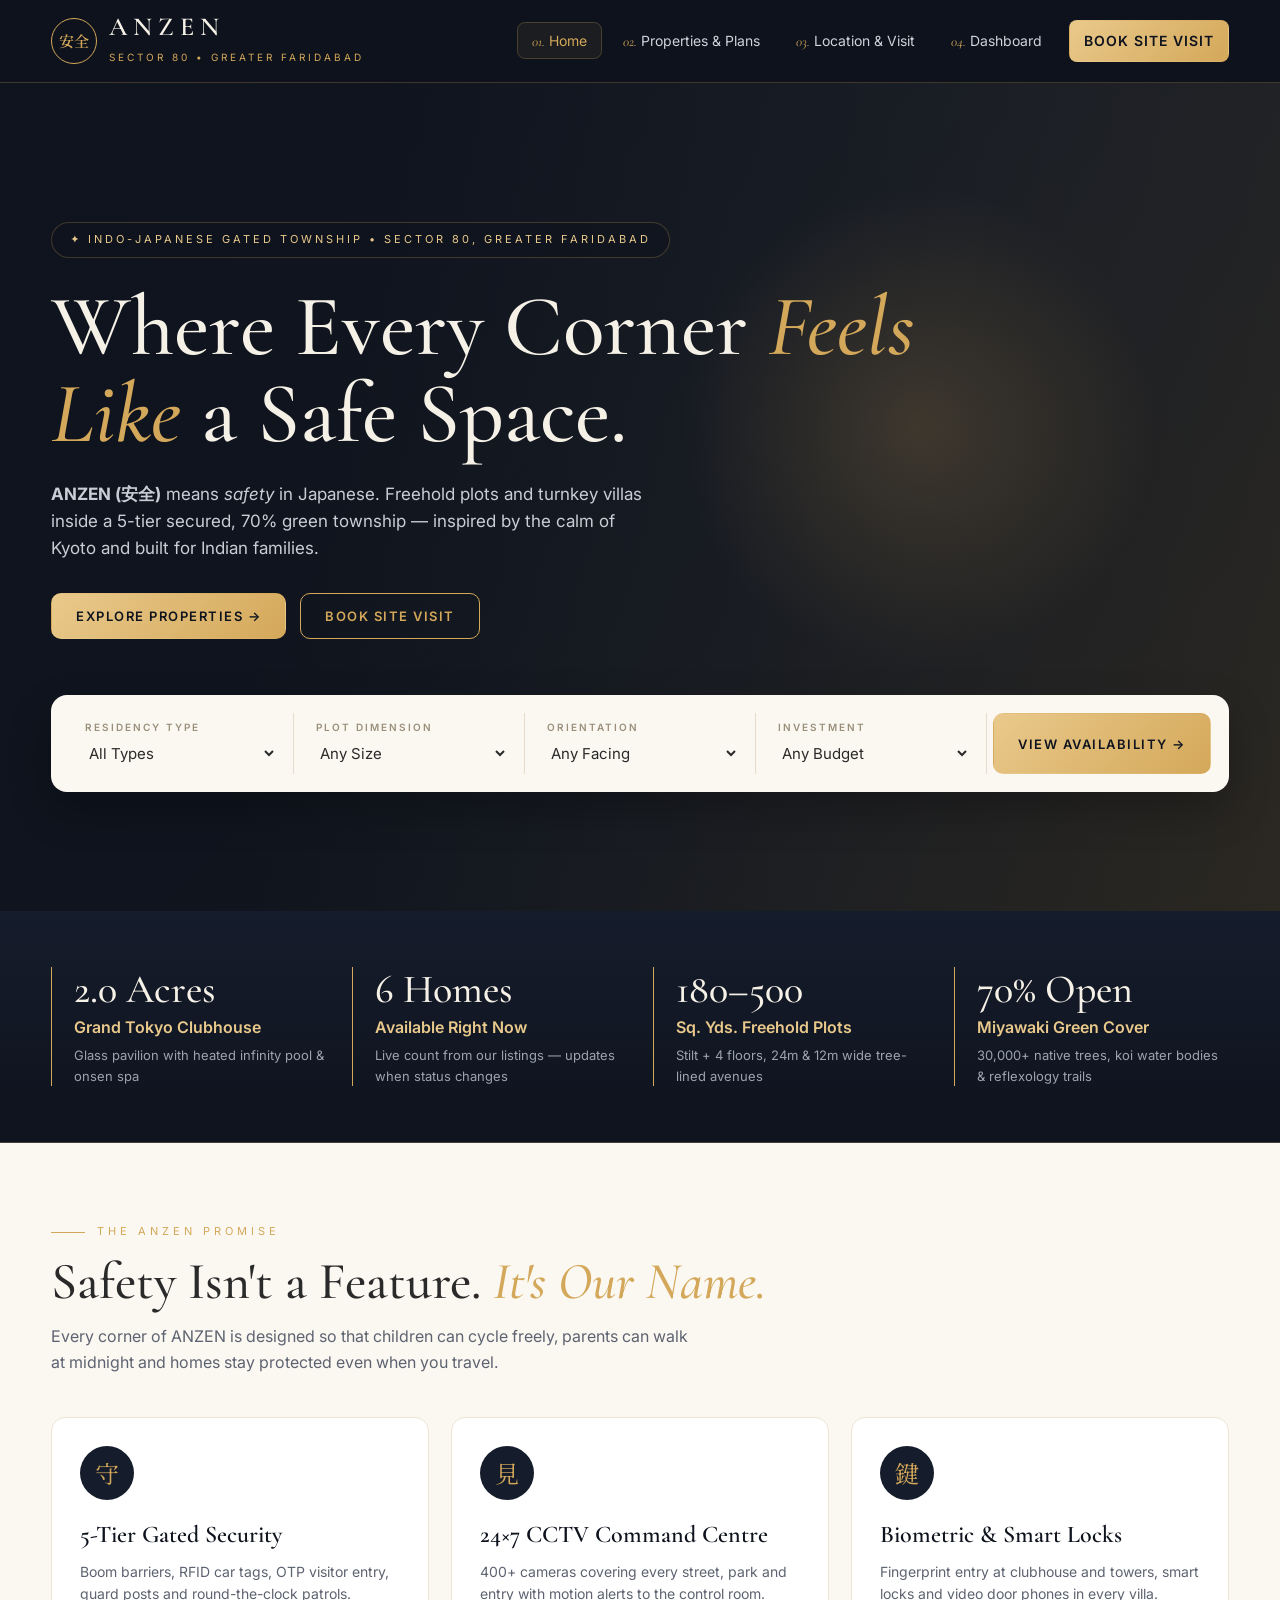
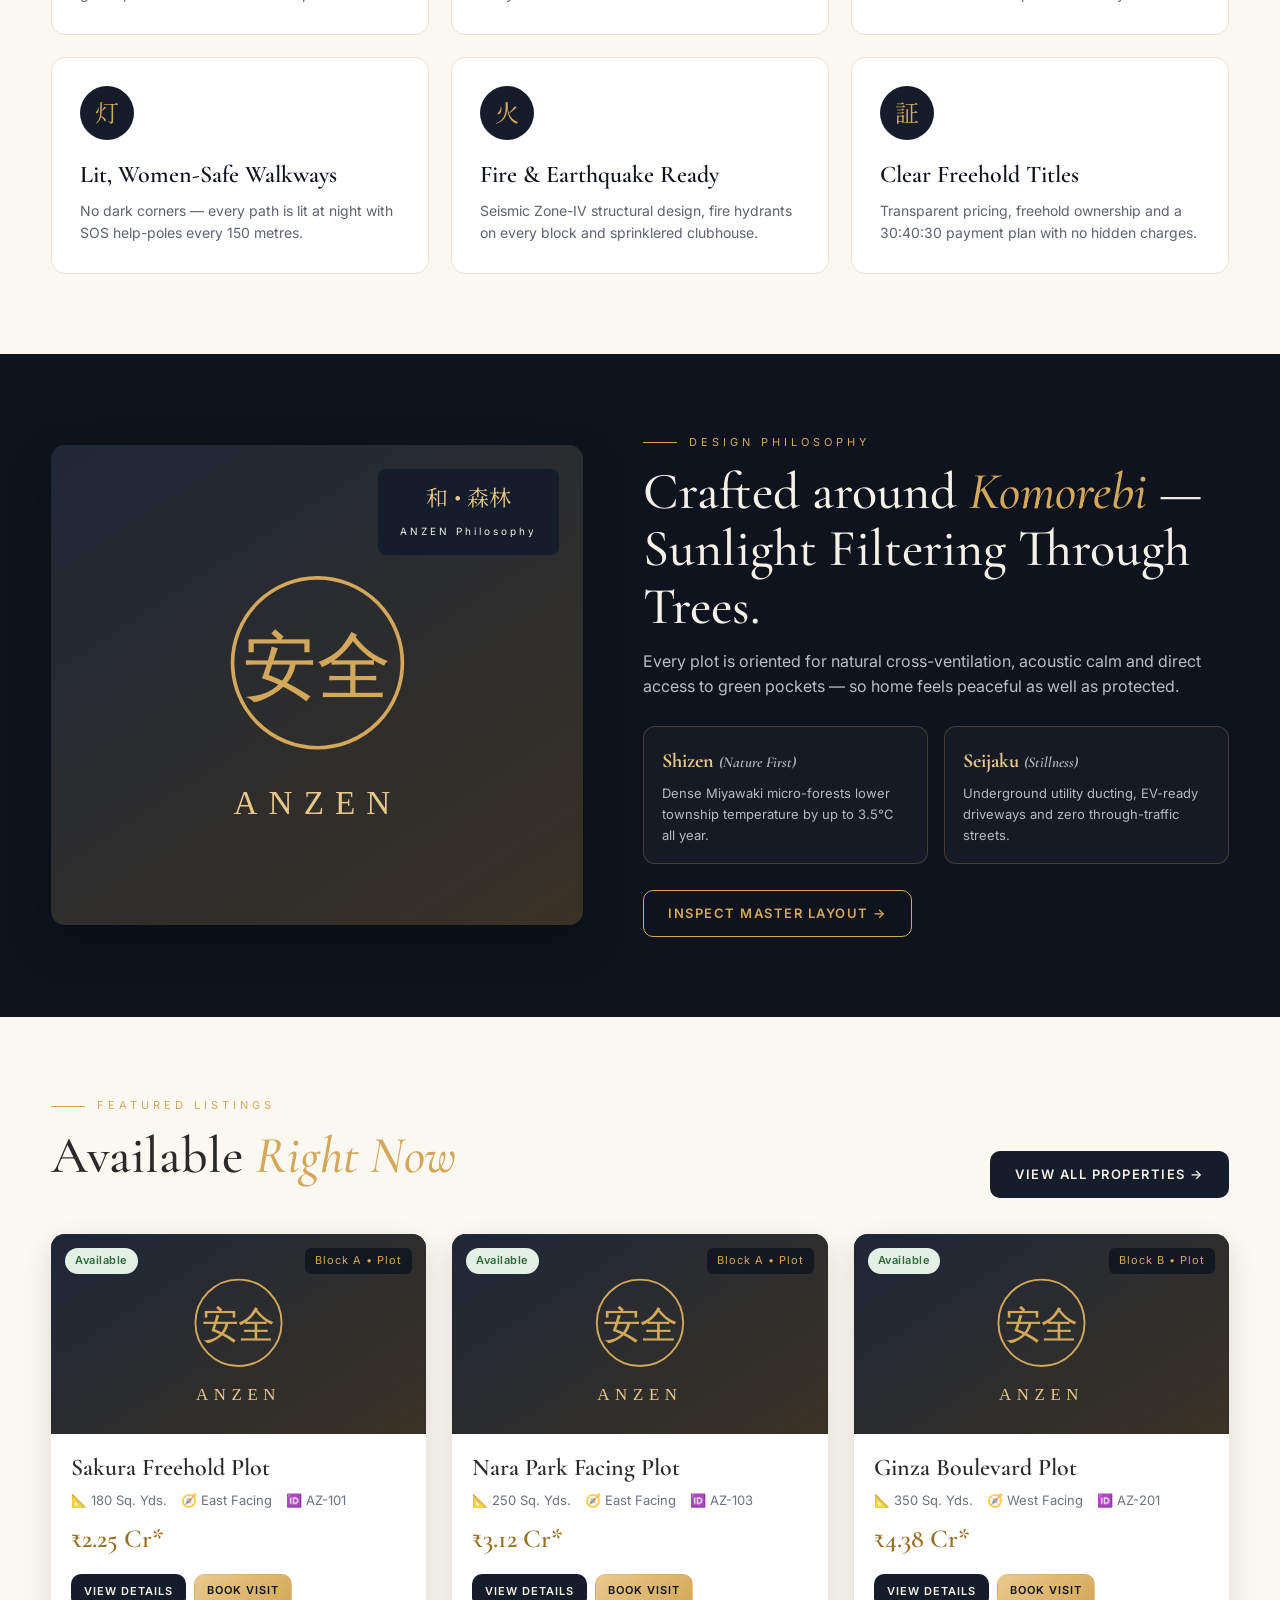
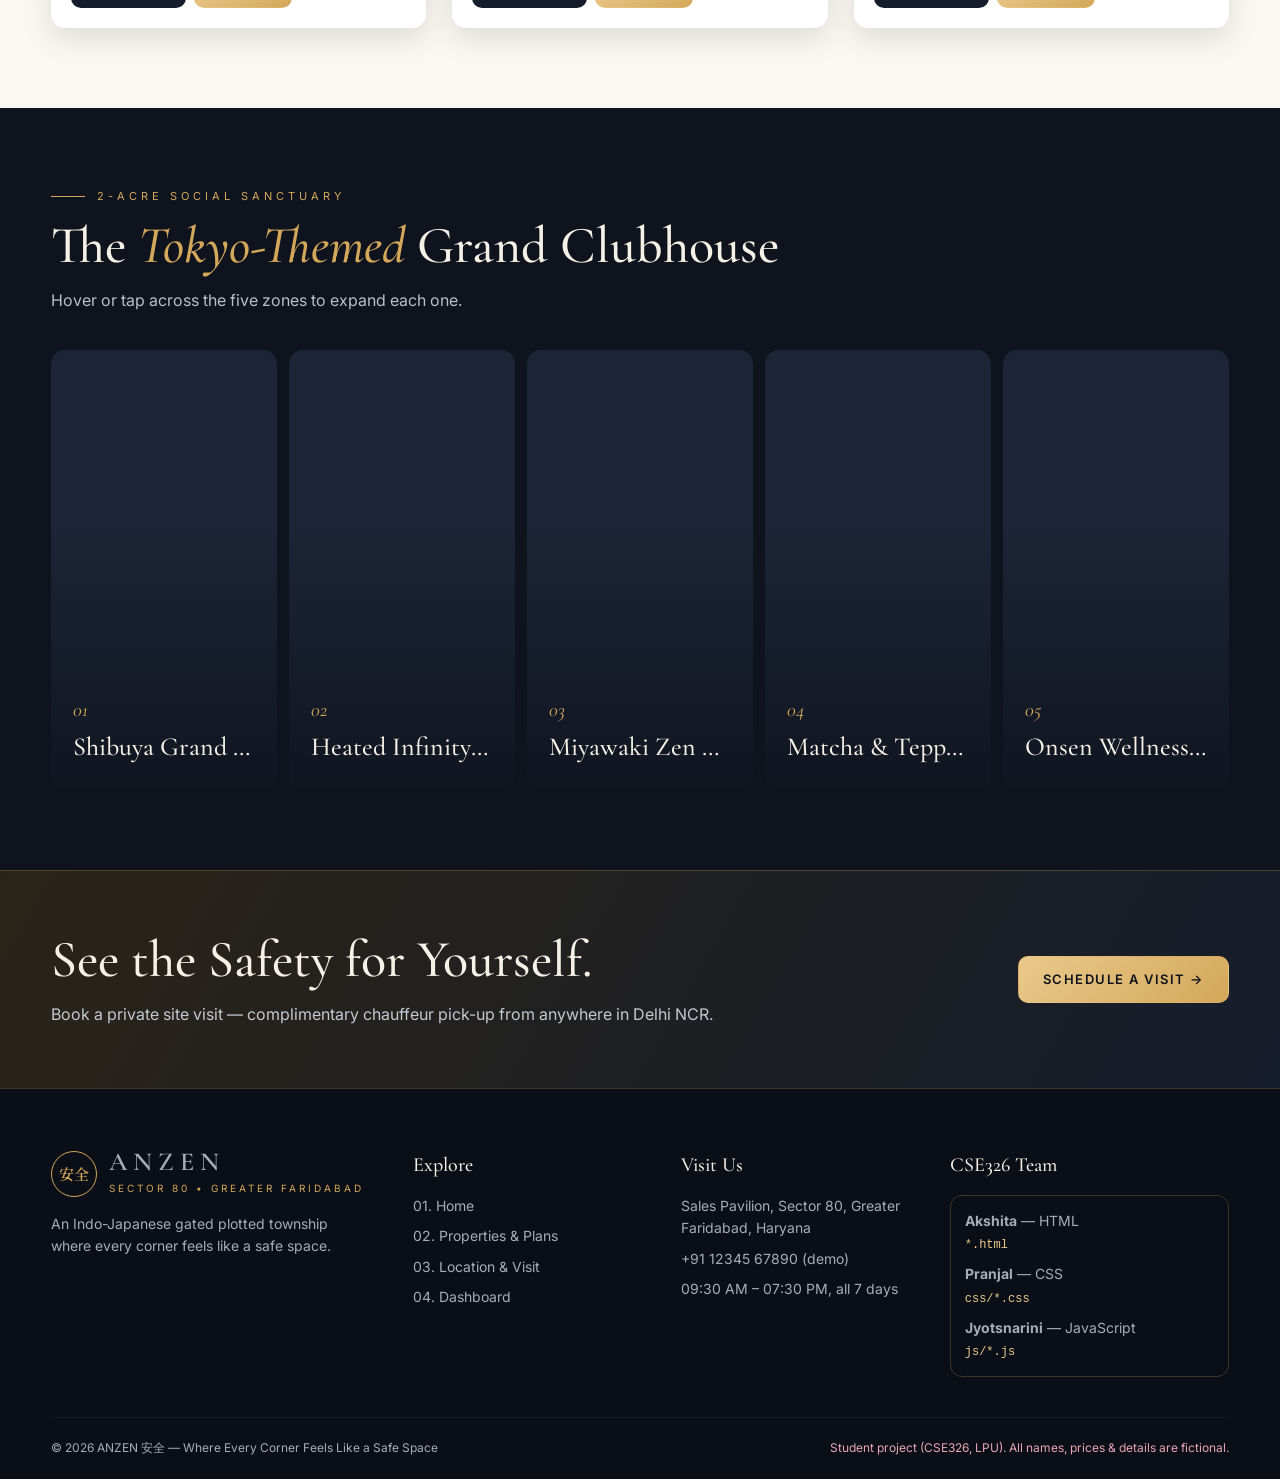
<file: index.html>
<!DOCTYPE html>
<!-- =========================================================
     ANZEN 安全 — index.html (Home Showcase)
     HTML by: Akshita
     Page sections: Header → Hero + Quick Search → Stats →
     Anzen Promise (safety) → Philosophy → Featured Listings →
     Tokyo Clubhouse Gallery → Call to Action → Footer
     ========================================================= -->
<html lang="en">
<head>
  <meta charset="UTF-8" />
  <meta name="viewport" content="width=device-width, initial-scale=1.0" />
  <meta name="description" content="ANZEN — Indo-Japanese gated plotted township in Sector 80, Greater Faridabad. Where every corner feels like a safe space." />
  <title>ANZEN 安全 | Where Every Corner Feels Like a Safe Space</title>
  <link rel="preconnect" href="https://fonts.googleapis.com" />
  <link rel="preconnect" href="https://fonts.gstatic.com" crossorigin />
  <link href="https://fonts.googleapis.com/css2?family=Cormorant+Garamond:ital,wght@0,500;0,600;1,500&family=Inter:wght@400;500;600&family=Noto+Serif+JP:wght@500;600&display=swap" rel="stylesheet" />
  <link rel="stylesheet" href="css/global.css" />
  <link rel="stylesheet" href="css/home.css" />
</head>
<body>

  <!-- ============ HEADER / NAVIGATION ============ -->
  <header class="site-header">
    <nav class="container nav" aria-label="Main navigation">
      <a href="index.html" class="brand" aria-label="ANZEN home">
        <span class="brand-mark">安全</span>
        <span>
          <span class="brand-name">ANZEN</span><br />
          <span class="brand-sub">Sector 80 • Greater Faridabad</span>
        </span>
      </a>
      <button class="nav-toggle" aria-label="Open menu" aria-expanded="false">☰</button>
      <ul class="nav-links">
        <li><a href="index.html"><span class="num">01.</span>Home</a></li>
        <li><a href="properties.html"><span class="num">02.</span>Properties &amp; Plans</a></li>
        <li><a href="contact.html"><span class="num">03.</span>Location &amp; Visit</a></li>
        <li><a href="dashboard.html"><span class="num">04.</span>Dashboard</a></li>
        <li><a href="contact.html#book" class="btn btn-gold btn-sm nav-cta">Book Site Visit</a></li>
      </ul>
    </nav>
  </header>

  <main>
    <!-- ============ HERO + QUICK SEARCH ============ -->
    <section class="hero" id="top">
      <div class="container hero-inner">
        <p class="pill">✦ Indo-Japanese Gated Township • Sector 80, Greater Faridabad</p>
        <h1 class="hero-title">Where Every Corner <em class="accent">Feels Like</em> a Safe Space.</h1>
        <p class="hero-lead">
          <strong>ANZEN (安全)</strong> means <em>safety</em> in Japanese. Freehold plots and turnkey villas
          inside a 5-tier secured, 70% green township — inspired by the calm of Kyoto and built for Indian families.
        </p>
        <div class="hero-actions">
          <a href="properties.html" class="btn btn-gold">Explore Properties →</a>
          <a href="contact.html#book" class="btn btn-outline">Book Site Visit</a>
        </div>

        <!-- Quick search: JavaScript sends these values to properties.html as URL parameters -->
        <form class="quick-search" id="quickSearch" aria-label="Quick property search">
          <div class="qs-field">
            <label for="qsType">Residency Type</label>
            <select id="qsType" name="type">
              <option value="">All Types</option>
              <option value="Plot">Freehold Plot</option>
              <option value="Villa">Turnkey Villa</option>
              <option value="Estate">Forest Estate</option>
            </select>
          </div>
          <div class="qs-field">
            <label for="qsSize">Plot Dimension</label>
            <select id="qsSize" name="size">
              <option value="">Any Size</option>
              <option value="0-250">180 – 250 Sq. Yds.</option>
              <option value="251-400">251 – 400 Sq. Yds.</option>
              <option value="401-9999">400+ Sq. Yds.</option>
            </select>
          </div>
          <div class="qs-field">
            <label for="qsFacing">Orientation</label>
            <select id="qsFacing" name="facing">
              <option value="">Any Facing</option>
              <option value="East">East / Morning Sun</option>
              <option value="North">North</option>
              <option value="South">South</option>
              <option value="West">West</option>
            </select>
          </div>
          <div class="qs-field">
            <label for="qsBudget">Investment</label>
            <select id="qsBudget" name="budget">
              <option value="">Any Budget</option>
              <option value="3">Up to ₹3 Cr</option>
              <option value="5">Up to ₹5 Cr</option>
              <option value="7">Up to ₹7 Cr</option>
            </select>
          </div>
          <button type="submit" class="btn btn-gold qs-btn">View Availability →</button>
        </form>
      </div>
    </section>

    <!-- ============ STATS STRIP ============ -->
    <section class="stats" aria-label="Township highlights">
      <div class="container stats-grid">
        <div class="stat">
          <h3>2.0 Acres</h3>
          <p class="stat-title">Grand Tokyo Clubhouse</p>
          <p>Glass pavilion with heated infinity pool &amp; onsen spa</p>
        </div>
        <div class="stat">
          <h3><span id="statAvailable">0</span> Homes</h3>
          <p class="stat-title">Available Right Now</p>
          <p>Live count from our listings — updates when status changes</p>
        </div>
        <div class="stat">
          <h3>180–500</h3>
          <p class="stat-title">Sq. Yds. Freehold Plots</p>
          <p>Stilt + 4 floors, 24m &amp; 12m wide tree-lined avenues</p>
        </div>
        <div class="stat">
          <h3>70% Open</h3>
          <p class="stat-title">Miyawaki Green Cover</p>
          <p>30,000+ native trees, koi water bodies &amp; reflexology trails</p>
        </div>
      </div>
    </section>

    <!-- ============ ANZEN PROMISE (SAFETY) ============ -->
    <section class="light promise" id="promise">
      <div class="container">
        <p class="eyebrow">The Anzen Promise</p>
        <h2 class="section-title">Safety Isn't a Feature. <em class="accent">It's Our Name.</em></h2>
        <p class="section-lead">Every corner of ANZEN is designed so that children can cycle freely, parents can walk at midnight and homes stay protected even when you travel.</p>

        <div class="promise-grid">
          <article class="promise-card">
            <span class="kanji">守</span>
            <h3>5-Tier Gated Security</h3>
            <p>Boom barriers, RFID car tags, OTP visitor entry, guard posts and round-the-clock patrols.</p>
          </article>
          <article class="promise-card">
            <span class="kanji">見</span>
            <h3>24×7 CCTV Command Centre</h3>
            <p>400+ cameras covering every street, park and entry with motion alerts to the control room.</p>
          </article>
          <article class="promise-card">
            <span class="kanji">鍵</span>
            <h3>Biometric &amp; Smart Locks</h3>
            <p>Fingerprint entry at clubhouse and towers, smart locks and video door phones in every villa.</p>
          </article>
          <article class="promise-card">
            <span class="kanji">灯</span>
            <h3>Lit, Women-Safe Walkways</h3>
            <p>No dark corners — every path is lit at night with SOS help-poles every 150 metres.</p>
          </article>
          <article class="promise-card">
            <span class="kanji">火</span>
            <h3>Fire &amp; Earthquake Ready</h3>
            <p>Seismic Zone-IV structural design, fire hydrants on every block and sprinklered clubhouse.</p>
          </article>
          <article class="promise-card">
            <span class="kanji">証</span>
            <h3>Clear Freehold Titles</h3>
            <p>Transparent pricing, freehold ownership and a 30:40:30 payment plan with no hidden charges.</p>
          </article>
        </div>
      </div>
    </section>

    <!-- ============ PHILOSOPHY ============ -->
    <section class="philosophy" id="philosophy">
      <div class="container philo-grid">
        <figure class="philo-img">
          <img src="https://images.unsplash.com/photo-1600607687939-ce8a6c25118c?auto=format&fit=crop&w=1000&q=70" alt="Calm Japanese-style living room with wooden finishes" loading="lazy" />
          <figcaption class="philo-tag">和 • 森林<br /><span>ANZEN Philosophy</span></figcaption>
        </figure>
        <div>
          <p class="eyebrow">Design Philosophy</p>
          <h2 class="section-title">Crafted around <em class="accent">Komorebi</em> — Sunlight Filtering Through Trees.</h2>
          <p class="section-lead">Every plot is oriented for natural cross-ventilation, acoustic calm and direct access to green pockets — so home feels peaceful as well as protected.</p>
          <div class="philo-cards">
            <div class="philo-card">
              <h4>Shizen <span>(Nature First)</span></h4>
              <p>Dense Miyawaki micro-forests lower township temperature by up to 3.5°C all year.</p>
            </div>
            <div class="philo-card">
              <h4>Seijaku <span>(Stillness)</span></h4>
              <p>Underground utility ducting, EV-ready driveways and zero through-traffic streets.</p>
            </div>
          </div>
          <a href="properties.html#layout" class="btn btn-outline">Inspect Master Layout →</a>
        </div>
      </div>
    </section>

    <!-- ============ FEATURED LISTINGS (filled by JavaScript) ============ -->
    <section class="light" id="featured">
      <div class="container">
        <div class="section-head">
          <div>
            <p class="eyebrow">Featured Listings</p>
            <h2 class="section-title">Available <em class="accent">Right Now</em></h2>
          </div>
          <a href="properties.html" class="btn btn-dark">View All Properties →</a>
        </div>
        <div class="card-grid" id="featuredGrid">
          <p class="loading">Loading listings…</p>
        </div>
      </div>
    </section>

    <!-- ============ TOKYO CLUBHOUSE — expanding gallery (pure CSS hover) ============ -->
    <section class="clubhouse" id="clubhouse">
      <div class="container">
        <p class="eyebrow">2-Acre Social Sanctuary</p>
        <h2 class="section-title">The <em class="accent">Tokyo-Themed</em> Grand Clubhouse</h2>
        <p class="section-lead">Hover or tap across the five zones to expand each one.</p>
        <div class="flex-gallery">
          <div class="panel" style="--img: url('https://images.unsplash.com/photo-1600607687644-c7171b42498f?auto=format&fit=crop&w=900&q=70')" tabindex="0">
            <span class="panel-num">01</span><h3>Shibuya Grand Atrium</h3>
          </div>
          <div class="panel" style="--img: url('https://images.unsplash.com/photo-1571896349842-33c89424de2d?auto=format&fit=crop&w=900&q=70')" tabindex="0">
            <span class="panel-num">02</span><h3>Heated Infinity Pool</h3>
          </div>
          <div class="panel" style="--img: url('https://images.unsplash.com/photo-1441974231531-c6227db76b6e?auto=format&fit=crop&w=900&q=70')" tabindex="0">
            <span class="panel-num">03</span><h3>Miyawaki Zen Forest</h3>
          </div>
          <div class="panel" style="--img: url('https://images.unsplash.com/photo-1528360983277-13d401cdc186?auto=format&fit=crop&w=900&q=70')" tabindex="0">
            <span class="panel-num">04</span><h3>Matcha &amp; Teppanyaki Lounge</h3>
          </div>
          <div class="panel" style="--img: url('https://images.unsplash.com/photo-1545569341-9eb8b30979d9?auto=format&fit=crop&w=900&q=70')" tabindex="0">
            <span class="panel-num">05</span><h3>Onsen Wellness Spa</h3>
          </div>
        </div>
      </div>
    </section>

    <!-- ============ CALL TO ACTION ============ -->
    <section class="cta">
      <div class="container cta-inner">
        <div>
          <h2 class="section-title">See the Safety for Yourself.</h2>
          <p>Book a private site visit — complimentary chauffeur pick-up from anywhere in Delhi NCR.</p>
        </div>
        <a href="contact.html#book" class="btn btn-gold">Schedule a Visit →</a>
      </div>
    </section>
  </main>

  <!-- ============ FOOTER ============ -->
  <footer class="site-footer">
    <div class="container footer-grid">
      <div>
        <a href="index.html" class="brand">
          <span class="brand-mark">安全</span>
          <span><span class="brand-name">ANZEN</span><br /><span class="brand-sub">Sector 80 • Greater Faridabad</span></span>
        </a>
        <p class="footer-about">An Indo-Japanese gated plotted township where every corner feels like a safe space.</p>
      </div>
      <div>
        <h4>Explore</h4>
        <ul>
          <li><a href="index.html">01. Home</a></li>
          <li><a href="properties.html">02. Properties &amp; Plans</a></li>
          <li><a href="contact.html">03. Location &amp; Visit</a></li>
          <li><a href="dashboard.html">04. Dashboard</a></li>
        </ul>
      </div>
      <div>
        <h4>Visit Us</h4>
        <ul>
          <li>Sales Pavilion, Sector 80, Greater Faridabad, Haryana</li>
          <li>+91 12345 67890 (demo)</li>
          <li>09:30 AM – 07:30 PM, all 7 days</li>
        </ul>
      </div>
      <div>
        <h4>CSE326 Team</h4>
        <div class="team-box">
          <span><strong>Akshita</strong> — HTML<br /><code>*.html</code></span>
          <span><strong>Pranjal</strong> — CSS<br /><code>css/*.css</code></span>
          <span><strong>Jyotsnarini</strong> — JavaScript<br /><code>js/*.js</code></span>
        </div>
      </div>
    </div>
    <div class="container footer-bottom">
      <span>© <span id="year">2026</span> ANZEN 安全 — Where Every Corner Feels Like a Safe Space</span>
      <span class="demo-note">Student project (CSE326, LPU). All names, prices &amp; details are fictional.</span>
    </div>
  </footer>

  <script src="js/store.js"></script>
  <script src="js/home.js"></script>
</body>
</html>
</file>
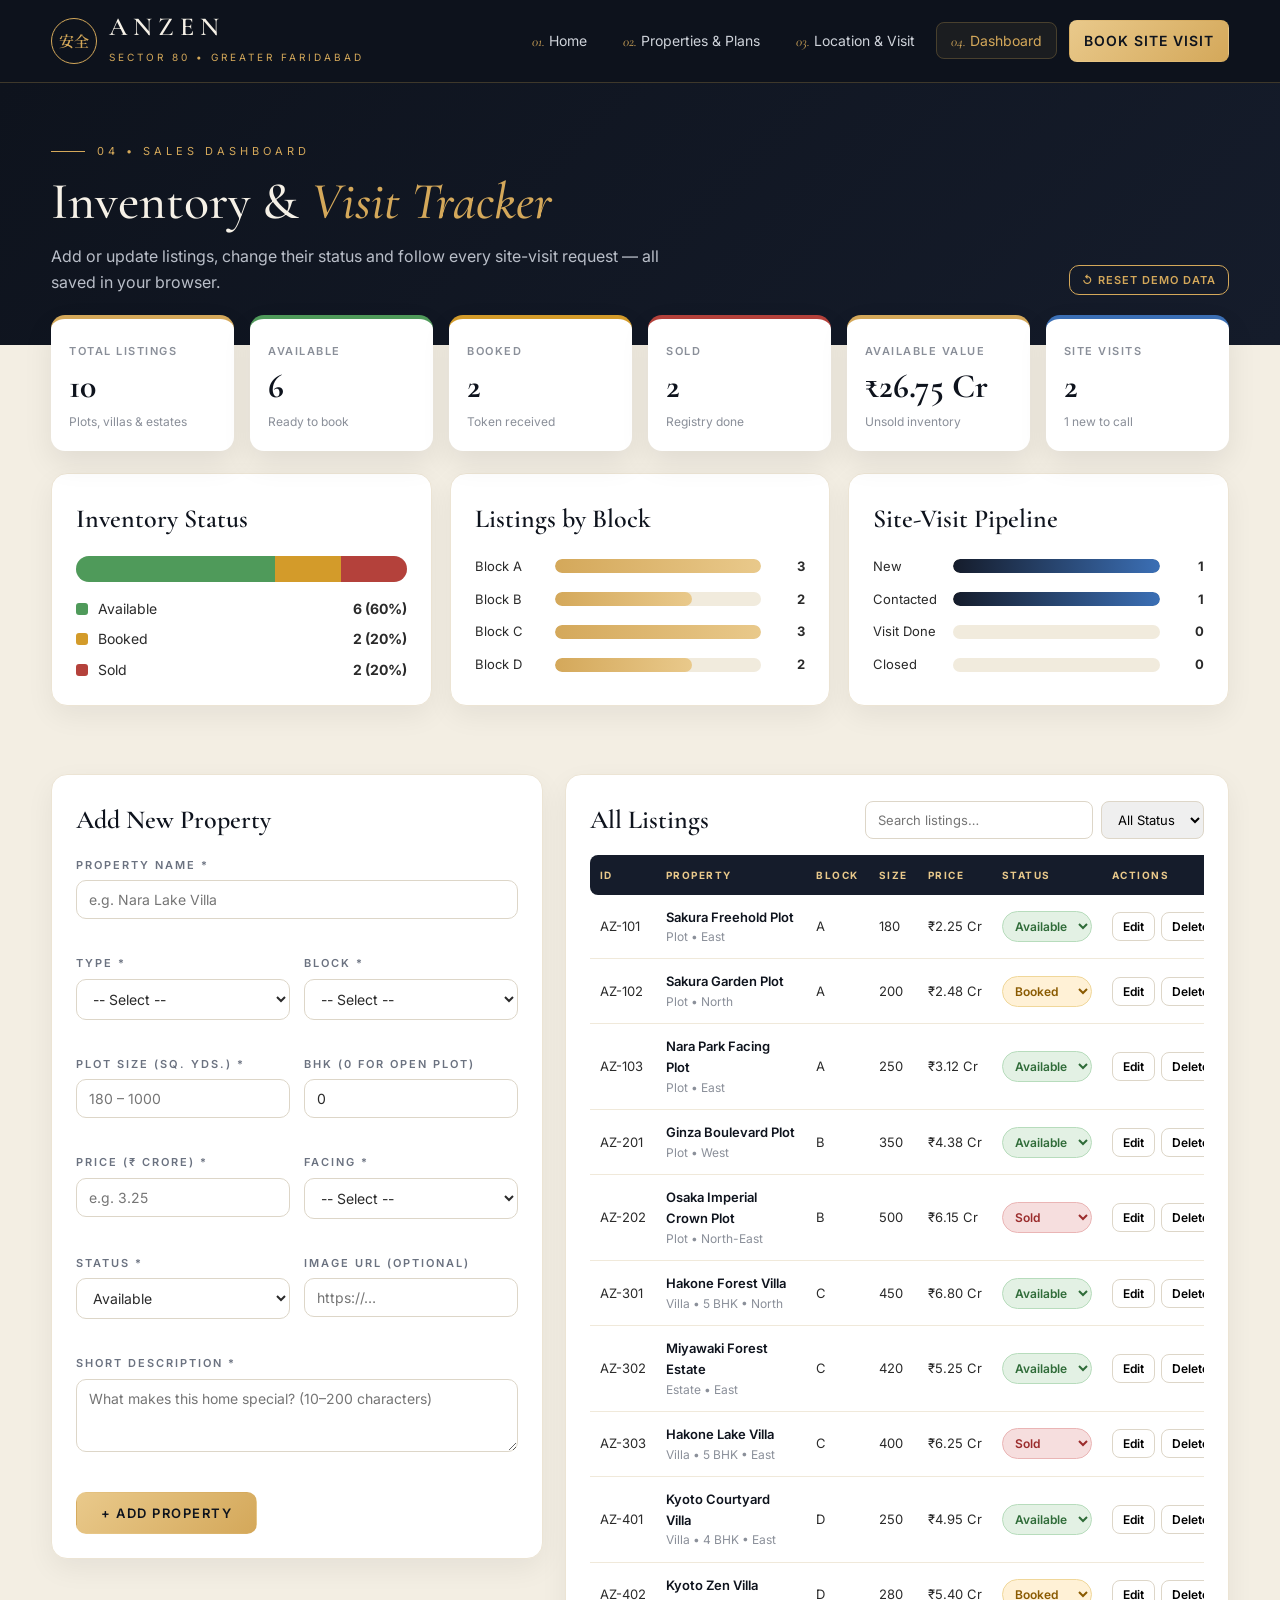
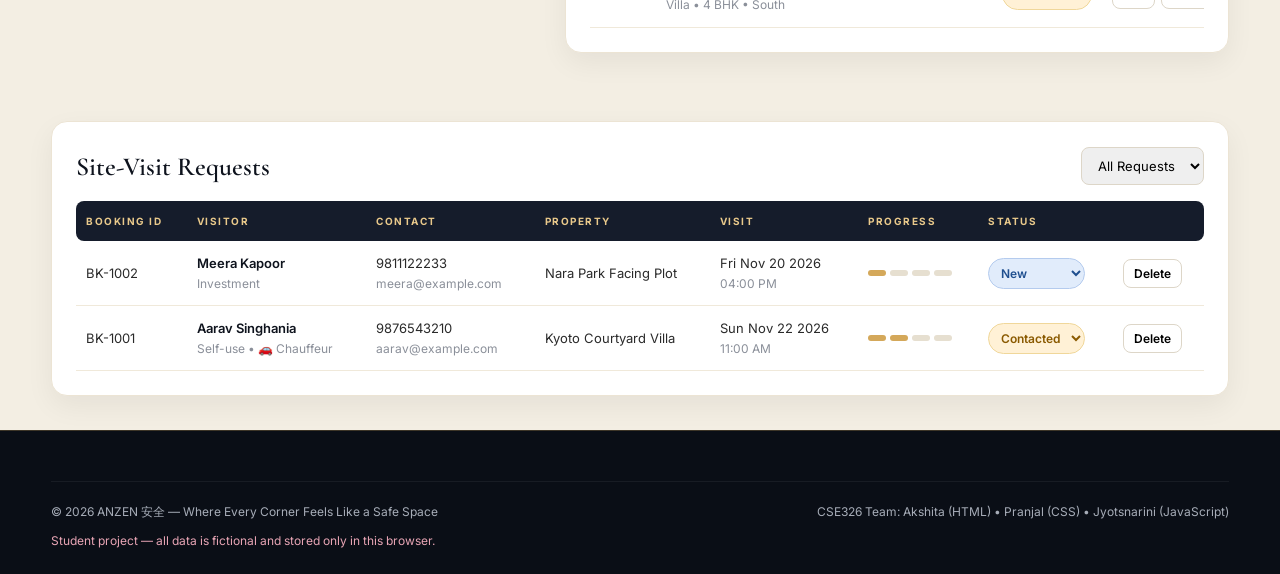
<file: dashboard.html>
<!DOCTYPE html>
<!-- =========================================================
     ANZEN 安全 — dashboard.html (Sales Dashboard)
     HTML by: Akshita
     Sections: Summary cards → Status & block charts →
     Add / Edit property form → Listings table (status update,
     edit, delete) → Site-visit bookings table (status tracking)
     ========================================================= -->
<html lang="en">
<head>
  <meta charset="UTF-8" />
  <meta name="viewport" content="width=device-width, initial-scale=1.0" />
  <meta name="description" content="ANZEN sales dashboard — manage listings, update status and track site-visit bookings." />
  <title>Dashboard | ANZEN 安全</title>
  <link rel="preconnect" href="https://fonts.googleapis.com" />
  <link rel="preconnect" href="https://fonts.gstatic.com" crossorigin />
  <link href="https://fonts.googleapis.com/css2?family=Cormorant+Garamond:ital,wght@0,500;0,600;1,500&family=Inter:wght@400;500;600&family=Noto+Serif+JP:wght@500;600&display=swap" rel="stylesheet" />
  <link rel="stylesheet" href="css/global.css" />
  <link rel="stylesheet" href="css/dashboard.css" />
</head>
<body>

  <!-- ============ HEADER / NAVIGATION ============ -->
  <header class="site-header">
    <nav class="container nav" aria-label="Main navigation">
      <a href="index.html" class="brand" aria-label="ANZEN home">
        <span class="brand-mark">安全</span>
        <span>
          <span class="brand-name">ANZEN</span><br />
          <span class="brand-sub">Sector 80 • Greater Faridabad</span>
        </span>
      </a>
      <button class="nav-toggle" aria-label="Open menu" aria-expanded="false">☰</button>
      <ul class="nav-links">
        <li><a href="index.html"><span class="num">01.</span>Home</a></li>
        <li><a href="properties.html"><span class="num">02.</span>Properties &amp; Plans</a></li>
        <li><a href="contact.html"><span class="num">03.</span>Location &amp; Visit</a></li>
        <li><a href="dashboard.html"><span class="num">04.</span>Dashboard</a></li>
        <li><a href="contact.html#book" class="btn btn-gold btn-sm nav-cta">Book Site Visit</a></li>
      </ul>
    </nav>
  </header>

  <main class="dash">
    <!-- ============ TITLE ============ -->
    <section class="dash-head">
      <div class="container dash-head-inner">
        <div>
          <p class="eyebrow">04 • Sales Dashboard</p>
          <h1 class="section-title">Inventory &amp; <em class="accent">Visit Tracker</em></h1>
          <p class="section-lead">Add or update listings, change their status and follow every site-visit request — all saved in your browser.</p>
        </div>
        <button class="btn btn-outline btn-sm" id="resetData" type="button">↺ Reset Demo Data</button>
      </div>
    </section>

    <!-- ============ SUMMARY CARDS (filled by JavaScript) ============ -->
    <section class="dash-section">
      <div class="container">
        <div class="kpi-grid" id="kpiGrid"></div>

        <div class="chart-grid">
          <article class="panel-card">
            <h2>Inventory Status</h2>
            <div class="stack-bar" id="statusBar" aria-label="Share of available, booked and sold properties"></div>
            <ul class="legend" id="statusLegend"></ul>
          </article>
          <article class="panel-card">
            <h2>Listings by Block</h2>
            <div class="block-bars" id="blockBars"></div>
          </article>
          <article class="panel-card">
            <h2>Site-Visit Pipeline</h2>
            <div class="pipeline" id="pipeline"></div>
          </article>
        </div>
      </div>
    </section>

    <!-- ============ ADD / EDIT PROPERTY FORM ============ -->
    <section class="dash-section" id="manage">
      <div class="container manage-grid">
        <form class="panel-card prop-form" id="propertyForm" novalidate>
          <h2 id="formTitle">Add New Property</h2>
          <div class="form-alert" id="formAlert" role="alert"></div>
          <input type="hidden" id="pId" name="id" />

          <div class="form-grid">
            <div class="field full">
              <label for="pTitle">Property Name *</label>
              <input type="text" id="pTitle" name="title" placeholder="e.g. Nara Lake Villa" />
              <small class="error-msg"></small>
            </div>
            <div class="field">
              <label for="pType">Type *</label>
              <select id="pType" name="type">
                <option value="">-- Select --</option>
                <option>Plot</option>
                <option>Villa</option>
                <option>Estate</option>
              </select>
              <small class="error-msg"></small>
            </div>
            <div class="field">
              <label for="pBlock">Block *</label>
              <select id="pBlock" name="block">
                <option value="">-- Select --</option>
                <option>A</option><option>B</option><option>C</option><option>D</option>
              </select>
              <small class="error-msg"></small>
            </div>
            <div class="field">
              <label for="pSize">Plot Size (Sq. Yds.) *</label>
              <input type="number" id="pSize" name="size" min="100" max="1000" placeholder="180 – 1000" />
              <small class="error-msg"></small>
            </div>
            <div class="field">
              <label for="pBhk">BHK (0 for open plot)</label>
              <input type="number" id="pBhk" name="bhk" min="0" max="8" value="0" />
              <small class="error-msg"></small>
            </div>
            <div class="field">
              <label for="pPrice">Price (₹ Crore) *</label>
              <input type="number" id="pPrice" name="price" step="0.01" min="0.5" max="50" placeholder="e.g. 3.25" />
              <small class="error-msg"></small>
            </div>
            <div class="field">
              <label for="pFacing">Facing *</label>
              <select id="pFacing" name="facing">
                <option value="">-- Select --</option>
                <option>East</option><option>West</option><option>North</option><option>South</option>
                <option>North-East</option><option>North-West</option><option>South-East</option><option>South-West</option>
              </select>
              <small class="error-msg"></small>
            </div>
            <div class="field">
              <label for="pStatus">Status *</label>
              <select id="pStatus" name="status">
                <option>Available</option><option>Booked</option><option>Sold</option>
              </select>
              <small class="error-msg"></small>
            </div>
            <div class="field">
              <label for="pImg">Image URL (optional)</label>
              <input type="url" id="pImg" name="img" placeholder="https://…" />
              <small class="error-msg"></small>
            </div>
            <div class="field full">
              <label for="pDesc">Short Description *</label>
              <textarea id="pDesc" name="desc" rows="3" maxlength="200" placeholder="What makes this home special? (10–200 characters)"></textarea>
              <small class="error-msg"></small>
            </div>
          </div>

          <div class="form-actions">
            <button type="submit" class="btn btn-gold" id="saveBtn">+ Add Property</button>
            <button type="button" class="btn btn-outline" id="cancelEdit" hidden>Cancel Edit</button>
          </div>
        </form>

        <!-- ============ LISTINGS TABLE ============ -->
        <article class="panel-card table-card">
          <div class="table-head">
            <h2>All Listings</h2>
            <div class="table-tools">
              <input type="search" id="tableSearch" placeholder="Search listings…" aria-label="Search listings" />
              <select id="tableStatus" aria-label="Filter by status">
                <option value="">All Status</option>
                <option>Available</option><option>Booked</option><option>Sold</option>
              </select>
            </div>
          </div>
          <div class="table-wrap">
            <table class="data-table">
              <thead>
                <tr><th>ID</th><th>Property</th><th>Block</th><th>Size</th><th>Price</th><th>Status</th><th>Actions</th></tr>
              </thead>
              <tbody id="listingRows"></tbody>
            </table>
          </div>
        </article>
      </div>
    </section>

    <!-- ============ BOOKINGS TABLE ============ -->
    <section class="dash-section" id="bookings">
      <div class="container">
        <article class="panel-card table-card">
          <div class="table-head">
            <h2>Site-Visit Requests</h2>
            <div class="table-tools">
              <select id="bookingFilter" aria-label="Filter bookings by status">
                <option value="">All Requests</option>
                <option>New</option><option>Contacted</option><option>Visit Done</option><option>Closed</option>
              </select>
            </div>
          </div>
          <div class="table-wrap">
            <table class="data-table">
              <thead>
                <tr><th>Booking ID</th><th>Visitor</th><th>Contact</th><th>Property</th><th>Visit</th><th>Progress</th><th>Status</th><th></th></tr>
              </thead>
              <tbody id="bookingRows"></tbody>
            </table>
          </div>
        </article>
      </div>
    </section>
  </main>

  <!-- ============ FOOTER ============ -->
  <footer class="site-footer">
    <div class="container footer-bottom">
      <span>© <span id="year">2026</span> ANZEN 安全 — Where Every Corner Feels Like a Safe Space</span>
      <span>CSE326 Team: Akshita (HTML) • Pranjal (CSS) • Jyotsnarini (JavaScript)</span>
      <span class="demo-note">Student project — all data is fictional and stored only in this browser.</span>
    </div>
  </footer>

  <script src="js/store.js"></script>
  <script src="js/dashboard.js"></script>
</body>
</html>
</file>
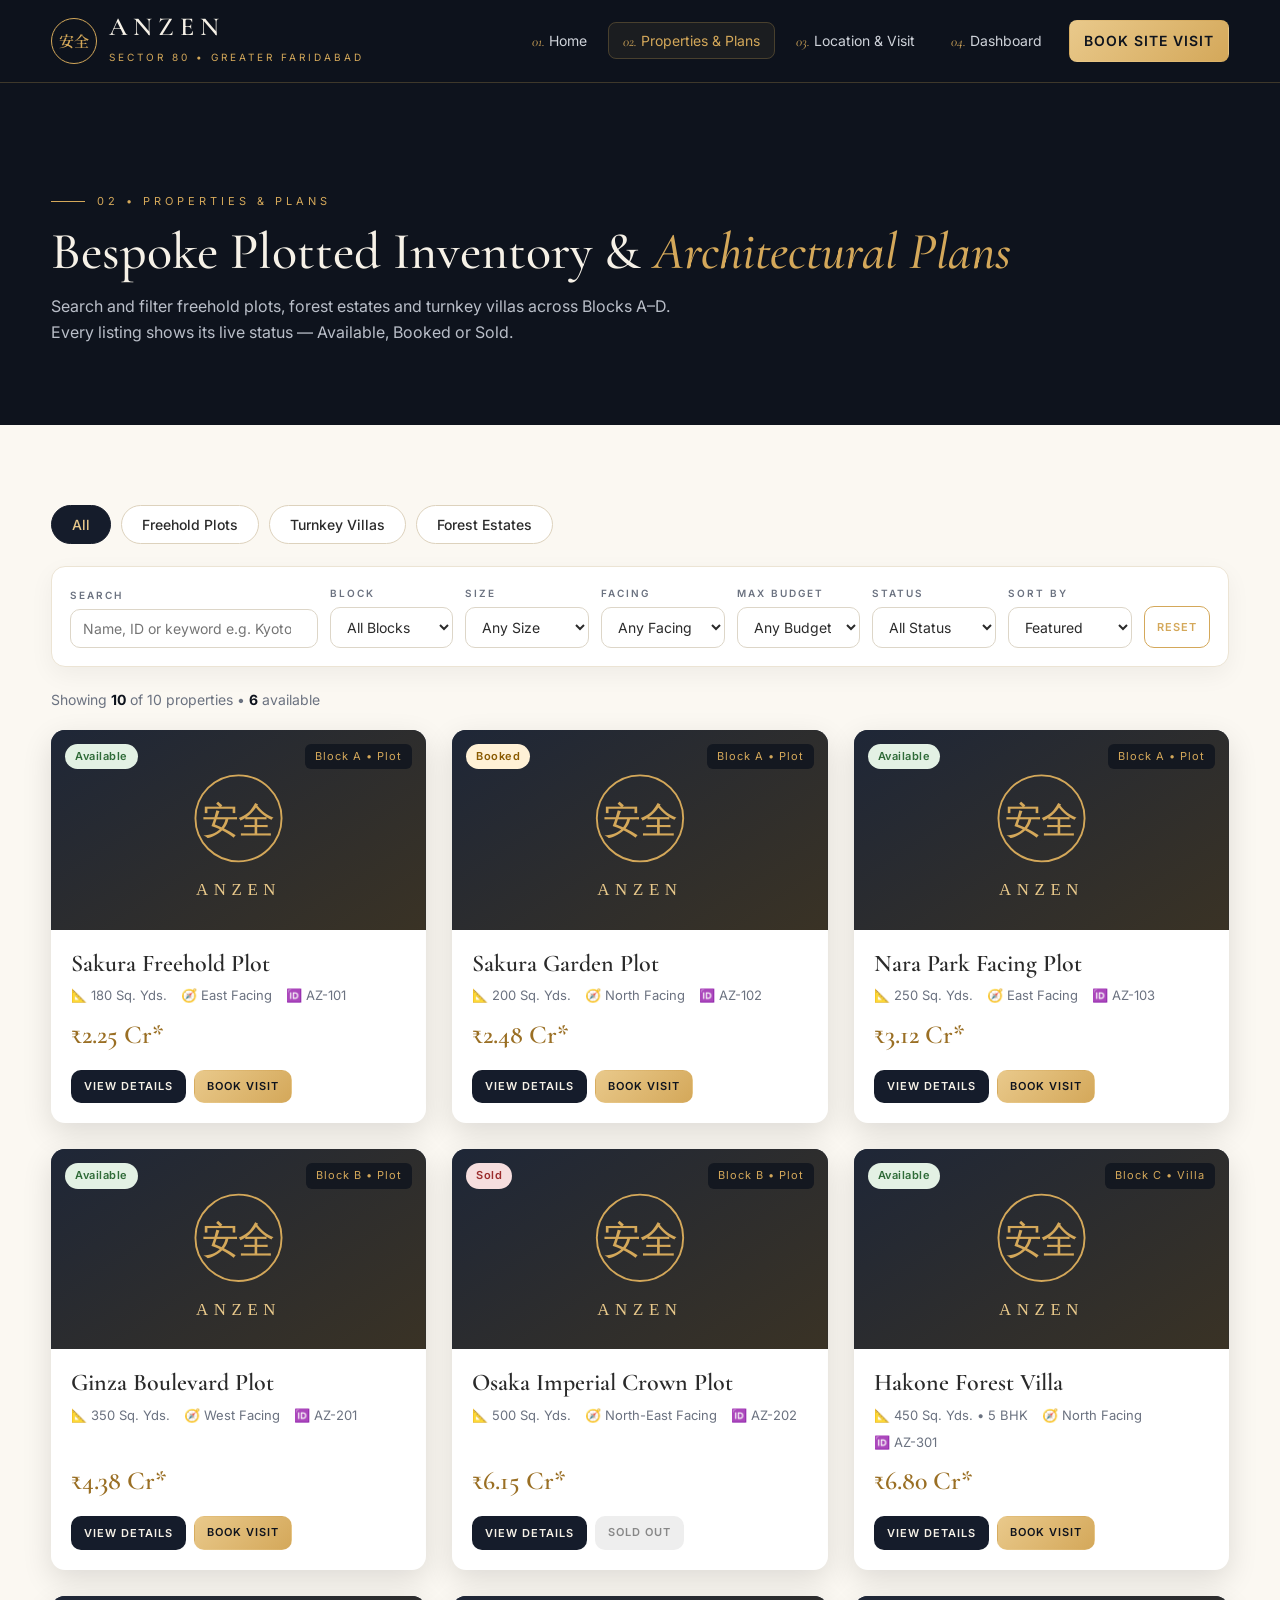
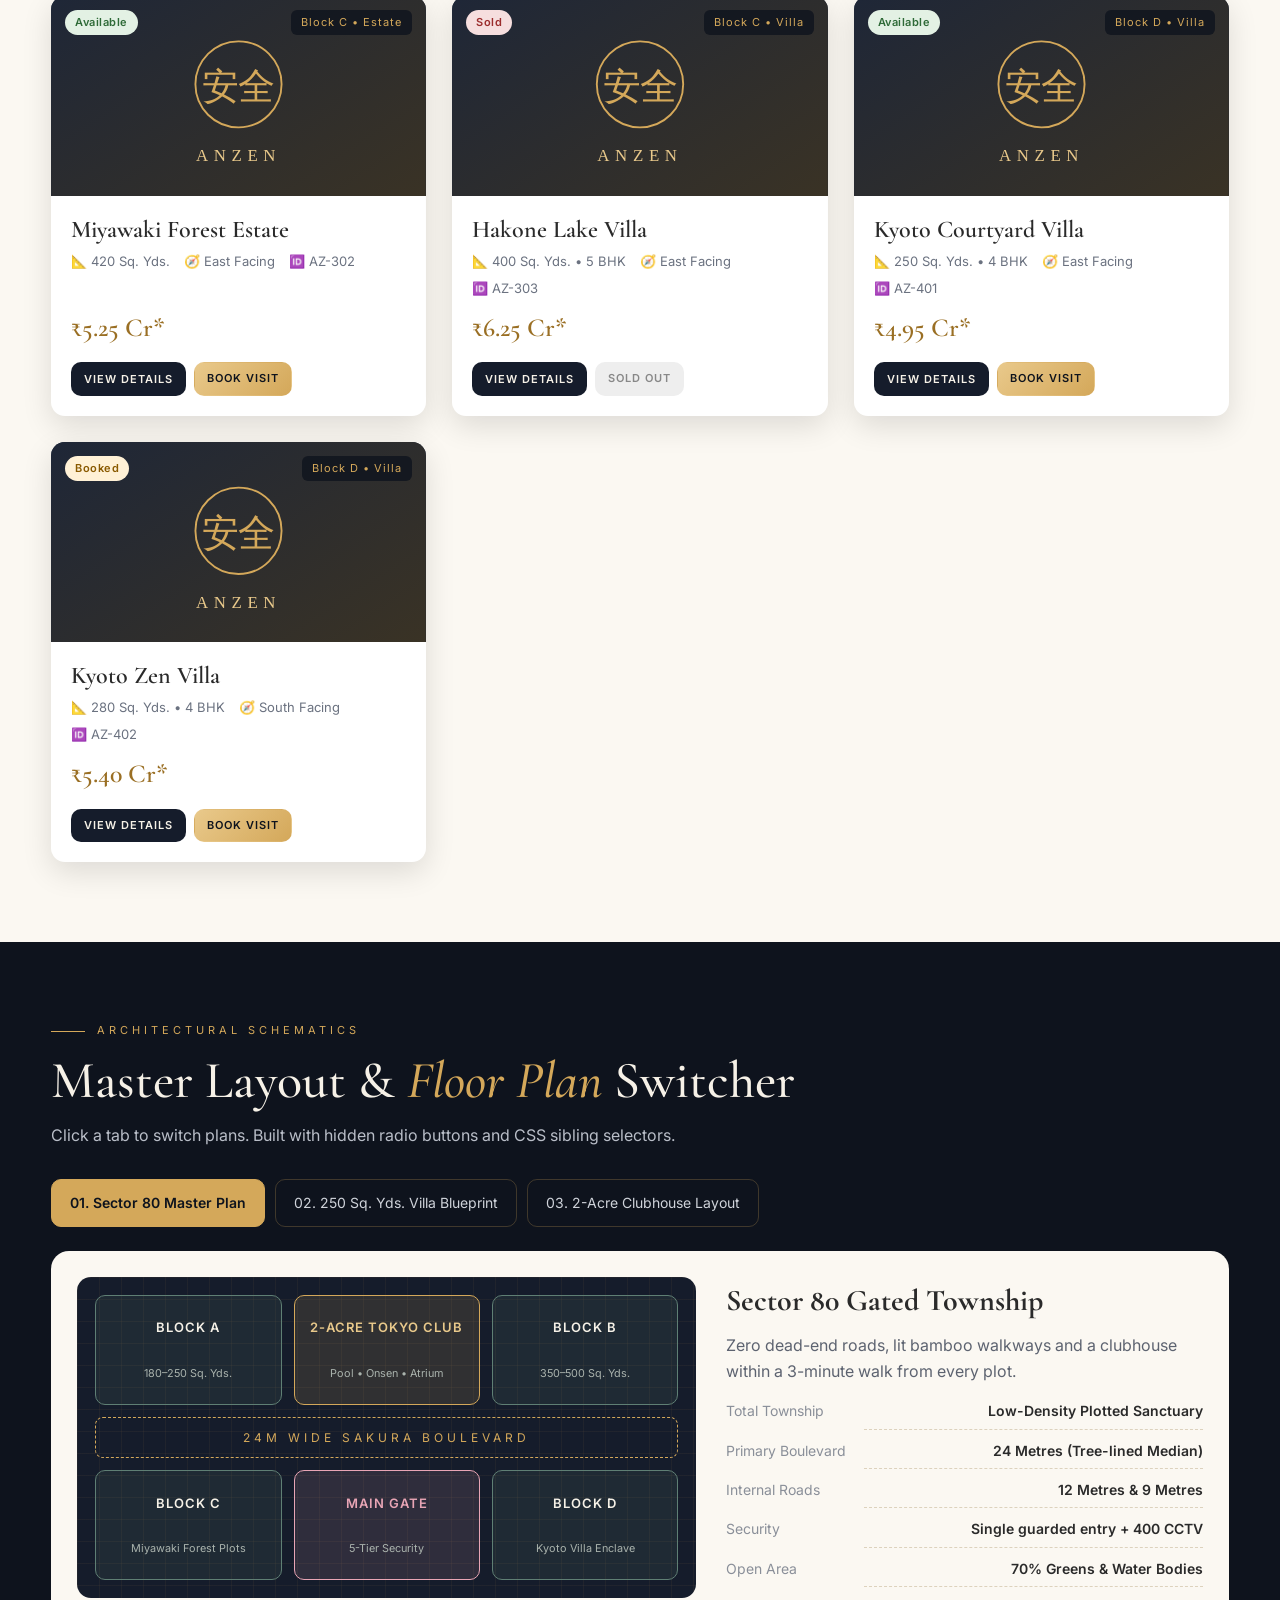
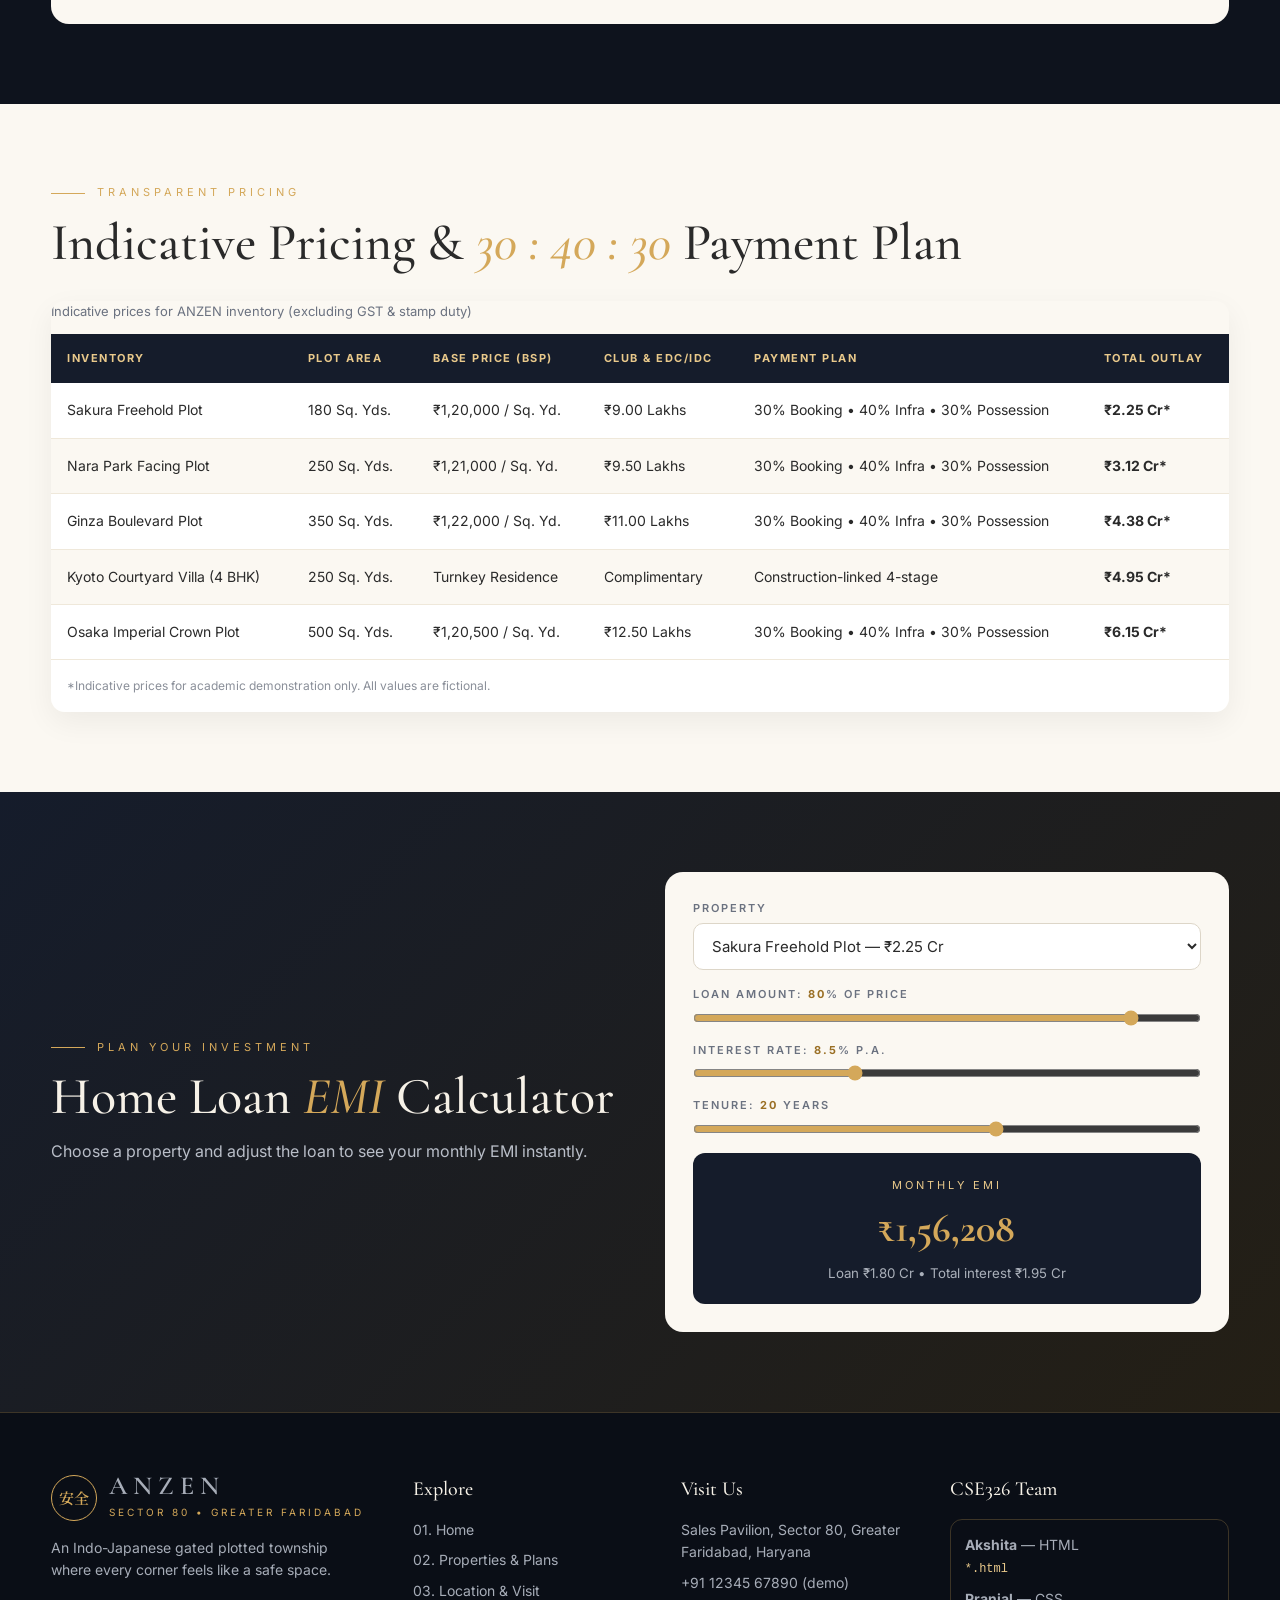
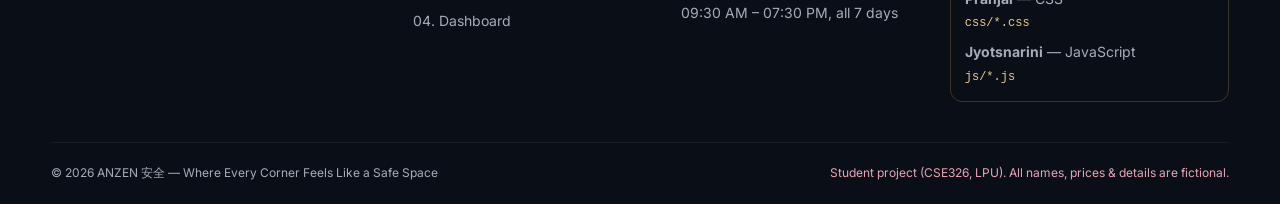
<file: properties.html>
<!DOCTYPE html>
<!-- =========================================================
     ANZEN 安全 — properties.html (Properties & Plans)
     HTML by: Akshita
     Sections: Hero → Category tabs + Search & Filters →
     Listings grid → Property details popup (<dialog>) →
     Master Layout switcher → Pricing table → EMI calculator
     ========================================================= -->
<html lang="en">
<head>
  <meta charset="UTF-8" />
  <meta name="viewport" content="width=device-width, initial-scale=1.0" />
  <meta name="description" content="Browse ANZEN freehold plots and turnkey villas — search, filter by type, size, budget and status." />
  <title>Properties &amp; Plans | ANZEN 安全</title>
  <link rel="preconnect" href="https://fonts.googleapis.com" />
  <link rel="preconnect" href="https://fonts.gstatic.com" crossorigin />
  <link href="https://fonts.googleapis.com/css2?family=Cormorant+Garamond:ital,wght@0,500;0,600;1,500&family=Inter:wght@400;500;600&family=Noto+Serif+JP:wght@500;600&display=swap" rel="stylesheet" />
  <link rel="stylesheet" href="css/global.css" />
  <link rel="stylesheet" href="css/properties.css" />
</head>
<body>

  <!-- ============ HEADER / NAVIGATION ============ -->
  <header class="site-header">
    <nav class="container nav" aria-label="Main navigation">
      <a href="index.html" class="brand" aria-label="ANZEN home">
        <span class="brand-mark">安全</span>
        <span>
          <span class="brand-name">ANZEN</span><br />
          <span class="brand-sub">Sector 80 • Greater Faridabad</span>
        </span>
      </a>
      <button class="nav-toggle" aria-label="Open menu" aria-expanded="false">☰</button>
      <ul class="nav-links">
        <li><a href="index.html"><span class="num">01.</span>Home</a></li>
        <li><a href="properties.html"><span class="num">02.</span>Properties &amp; Plans</a></li>
        <li><a href="contact.html"><span class="num">03.</span>Location &amp; Visit</a></li>
        <li><a href="dashboard.html"><span class="num">04.</span>Dashboard</a></li>
        <li><a href="contact.html#book" class="btn btn-gold btn-sm nav-cta">Book Site Visit</a></li>
      </ul>
    </nav>
  </header>

  <main>
    <!-- ============ PAGE HERO ============ -->
    <section class="page-hero" style="--hero-img: url('https://images.unsplash.com/photo-1600566753190-17f0baa2a6c3?auto=format&fit=crop&w=1800&q=70')">
      <div class="container">
        <p class="eyebrow">02 • Properties &amp; Plans</p>
        <h1 class="section-title">Bespoke Plotted Inventory &amp; <em class="accent">Architectural Plans</em></h1>
        <p class="section-lead">Search and filter freehold plots, forest estates and turnkey villas across Blocks A–D. Every listing shows its live status — Available, Booked or Sold.</p>
      </div>
    </section>

    <!-- ============ SEARCH, CATEGORIES & FILTERS ============ -->
    <section class="light listings">
      <div class="container">

        <!-- Category tabs (JavaScript reads data-type) -->
        <div class="category-tabs" role="tablist" aria-label="Property categories">
          <button class="cat-tab active" data-type="" role="tab">All</button>
          <button class="cat-tab" data-type="Plot" role="tab">Freehold Plots</button>
          <button class="cat-tab" data-type="Villa" role="tab">Turnkey Villas</button>
          <button class="cat-tab" data-type="Estate" role="tab">Forest Estates</button>
        </div>

        <form class="filter-bar" id="filterForm" aria-label="Search and filter properties">
          <div class="field search-field">
            <label for="fSearch">Search</label>
            <input type="search" id="fSearch" name="search" placeholder="Name, ID or keyword e.g. Kyoto, AZ-401" />
          </div>
          <div class="field">
            <label for="fBlock">Block</label>
            <select id="fBlock" name="block">
              <option value="">All Blocks</option>
              <option value="A">Block A</option>
              <option value="B">Block B</option>
              <option value="C">Block C</option>
              <option value="D">Block D</option>
            </select>
          </div>
          <div class="field">
            <label for="fSize">Size</label>
            <select id="fSize" name="size">
              <option value="">Any Size</option>
              <option value="0-250">180 – 250 Sq. Yds.</option>
              <option value="251-400">251 – 400 Sq. Yds.</option>
              <option value="401-9999">400+ Sq. Yds.</option>
            </select>
          </div>
          <div class="field">
            <label for="fFacing">Facing</label>
            <select id="fFacing" name="facing">
              <option value="">Any Facing</option>
              <option value="East">East</option>
              <option value="North">North</option>
              <option value="South">South</option>
              <option value="West">West</option>
            </select>
          </div>
          <div class="field">
            <label for="fBudget">Max Budget</label>
            <select id="fBudget" name="budget">
              <option value="">Any Budget</option>
              <option value="3">Up to ₹3 Cr</option>
              <option value="5">Up to ₹5 Cr</option>
              <option value="7">Up to ₹7 Cr</option>
            </select>
          </div>
          <div class="field">
            <label for="fStatus">Status</label>
            <select id="fStatus" name="status">
              <option value="">All Status</option>
              <option value="Available">Available</option>
              <option value="Booked">Booked</option>
              <option value="Sold">Sold</option>
            </select>
          </div>
          <div class="field">
            <label for="fSort">Sort By</label>
            <select id="fSort" name="sort">
              <option value="">Featured</option>
              <option value="price-asc">Price: Low → High</option>
              <option value="price-desc">Price: High → Low</option>
              <option value="size-asc">Size: Small → Large</option>
              <option value="size-desc">Size: Large → Small</option>
            </select>
          </div>
          <button type="reset" class="btn btn-outline btn-sm reset-btn" id="resetFilters">Reset</button>
        </form>

        <p class="result-count" id="resultCount" aria-live="polite">Showing all properties</p>

        <!-- Listings are inserted here by JavaScript -->
        <div class="card-grid" id="propertyGrid"></div>
        <div class="empty-state" id="noResults" hidden>
          <span class="kanji-lg">無</span>
          <h3>No properties match your filters</h3>
          <p>Try a different budget or block, or reset the filters.</p>
        </div>
      </div>
    </section>

    <!-- ============ PROPERTY DETAILS POPUP (HTML5 dialog) ============ -->
    <dialog id="propertyModal" class="modal" aria-labelledby="modalTitle">
      <button class="modal-close" id="modalClose" aria-label="Close details">✕</button>
      <div class="modal-body" id="modalBody"><!-- filled by JavaScript --></div>
    </dialog>

    <!-- ============ MASTER LAYOUT SWITCHER (hidden radio buttons + CSS) ============ -->
    <section class="layout-section" id="layout">
      <div class="container">
        <p class="eyebrow">Architectural Schematics</p>
        <h2 class="section-title">Master Layout &amp; <em class="accent">Floor Plan</em> Switcher</h2>
        <p class="section-lead">Click a tab to switch plans. Built with hidden radio buttons and CSS sibling selectors.</p>

        <div class="switcher">
          <input type="radio" name="plan" id="plan1" checked />
          <input type="radio" name="plan" id="plan2" />
          <input type="radio" name="plan" id="plan3" />

          <div class="switch-tabs">
            <label for="plan1">01. Sector 80 Master Plan</label>
            <label for="plan2">02. 250 Sq. Yds. Villa Blueprint</label>
            <label for="plan3">03. 2-Acre Clubhouse Layout</label>
          </div>

          <!-- Plan 1: Township master plan -->
          <div class="plan plan-1">
            <div class="site-map" aria-label="Township master plan diagram">
              <div class="blk blk-a">BLOCK A<br /><small>180–250 Sq. Yds.</small></div>
              <div class="blk blk-club">2-ACRE TOKYO CLUB<br /><small>Pool • Onsen • Atrium</small></div>
              <div class="blk blk-b">BLOCK B<br /><small>350–500 Sq. Yds.</small></div>
              <div class="boulevard">24M WIDE SAKURA BOULEVARD</div>
              <div class="blk blk-c">BLOCK C<br /><small>Miyawaki Forest Plots</small></div>
              <div class="blk blk-gate">MAIN GATE<br /><small>5-Tier Security</small></div>
              <div class="blk blk-d">BLOCK D<br /><small>Kyoto Villa Enclave</small></div>
            </div>
            <div class="plan-info">
              <h3>Sector 80 Gated Township</h3>
              <p>Zero dead-end roads, lit bamboo walkways and a clubhouse within a 3-minute walk from every plot.</p>
              <dl class="spec-list">
                <dt>Total Township</dt><dd>Low-Density Plotted Sanctuary</dd>
                <dt>Primary Boulevard</dt><dd>24 Metres (Tree-lined Median)</dd>
                <dt>Internal Roads</dt><dd>12 Metres &amp; 9 Metres</dd>
                <dt>Security</dt><dd>Single guarded entry + 400 CCTV</dd>
                <dt>Open Area</dt><dd>70% Greens &amp; Water Bodies</dd>
              </dl>
            </div>
          </div>

          <!-- Plan 2: Villa floor plan -->
          <div class="plan plan-2">
            <div class="floor-plan" aria-label="Villa floor plan diagram">
              <div class="room r-living">Shoji Living<br /><small>22' × 18'</small></div>
              <div class="room r-court">Zen Courtyard<br /><small>Open to sky</small></div>
              <div class="room r-kitchen">Kitchen<br /><small>14' × 12'</small></div>
              <div class="room r-bed1">Master Bed<br /><small>18' × 15'</small></div>
              <div class="room r-bed2">Bedroom 2<br /><small>14' × 13'</small></div>
              <div class="room r-lift">Lift<br /><small>6-Pax</small></div>
              <div class="room r-park">EV Parking ×3</div>
            </div>
            <div class="plan-info">
              <h3>Kyoto Courtyard Villa — Ground Floor</h3>
              <p>250 Sq. Yds. plot, 4,600 Sq. Ft. built-up across stilt + 3 floors.</p>
              <dl class="spec-list">
                <dt>Configuration</dt><dd>4 BHK + Lounge</dd>
                <dt>Private Elevator</dt><dd>6-Passenger Lift</dd>
                <dt>Safety</dt><dd>Smart locks, video door phone, panic button</dd>
                <dt>Parking</dt><dd>3 Covered EV Bays</dd>
              </dl>
            </div>
          </div>

          <!-- Plan 3: Clubhouse layout -->
          <div class="plan plan-3">
            <div class="floor-plan club" aria-label="Clubhouse layout diagram">
              <div class="room c-atrium">Shibuya Grand Atrium</div>
              <div class="room c-pool">Heated Infinity Pool</div>
              <div class="room c-onsen">Onsen Spa</div>
              <div class="room c-cafe">Matcha &amp; Teppanyaki</div>
              <div class="room c-gym">Gym &amp; Yoga</div>
              <div class="room c-kids">Kids' Safe Zone</div>
            </div>
            <div class="plan-info">
              <h3>2-Acre Tokyo Clubhouse</h3>
              <p>A glass pavilion around a koi pond, with a supervised, fenced kids' zone in full view of the café.</p>
              <dl class="spec-list">
                <dt>Area</dt><dd>2 Acres</dd>
                <dt>Access</dt><dd>Biometric for residents</dd>
                <dt>Timing</dt><dd>06:00 AM – 11:00 PM</dd>
              </dl>
            </div>
          </div>
        </div>
      </div>
    </section>

    <!-- ============ PRICING TABLE (semantic table elements) ============ -->
    <section class="light" id="pricing">
      <div class="container">
        <p class="eyebrow">Transparent Pricing</p>
        <h2 class="section-title">Indicative Pricing &amp; <em class="accent">30 : 40 : 30</em> Payment Plan</h2>
        <div class="table-wrap">
          <table class="price-table">
            <caption>Indicative prices for ANZEN inventory (excluding GST &amp; stamp duty)</caption>
            <thead>
              <tr>
                <th scope="col">Inventory</th>
                <th scope="col">Plot Area</th>
                <th scope="col">Base Price (BSP)</th>
                <th scope="col">Club &amp; EDC/IDC</th>
                <th scope="col">Payment Plan</th>
                <th scope="col">Total Outlay</th>
              </tr>
            </thead>
            <tbody>
              <tr><td>Sakura Freehold Plot</td><td>180 Sq. Yds.</td><td>₹1,20,000 / Sq. Yd.</td><td>₹9.00 Lakhs</td><td>30% Booking • 40% Infra • 30% Possession</td><td><strong>₹2.25 Cr*</strong></td></tr>
              <tr><td>Nara Park Facing Plot</td><td>250 Sq. Yds.</td><td>₹1,21,000 / Sq. Yd.</td><td>₹9.50 Lakhs</td><td>30% Booking • 40% Infra • 30% Possession</td><td><strong>₹3.12 Cr*</strong></td></tr>
              <tr><td>Ginza Boulevard Plot</td><td>350 Sq. Yds.</td><td>₹1,22,000 / Sq. Yd.</td><td>₹11.00 Lakhs</td><td>30% Booking • 40% Infra • 30% Possession</td><td><strong>₹4.38 Cr*</strong></td></tr>
              <tr><td>Kyoto Courtyard Villa (4 BHK)</td><td>250 Sq. Yds.</td><td>Turnkey Residence</td><td>Complimentary</td><td>Construction-linked 4-stage</td><td><strong>₹4.95 Cr*</strong></td></tr>
              <tr><td>Osaka Imperial Crown Plot</td><td>500 Sq. Yds.</td><td>₹1,20,500 / Sq. Yd.</td><td>₹12.50 Lakhs</td><td>30% Booking • 40% Infra • 30% Possession</td><td><strong>₹6.15 Cr*</strong></td></tr>
            </tbody>
            <tfoot>
              <tr><td colspan="6">*Indicative prices for academic demonstration only. All values are fictional.</td></tr>
            </tfoot>
          </table>
        </div>
      </div>
    </section>

    <!-- ============ EMI CALCULATOR ============ -->
    <section class="emi-section" id="emi">
      <div class="container emi-grid">
        <div>
          <p class="eyebrow">Plan Your Investment</p>
          <h2 class="section-title">Home Loan <em class="accent">EMI</em> Calculator</h2>
          <p class="section-lead">Choose a property and adjust the loan to see your monthly EMI instantly.</p>
        </div>
        <form class="emi-card" id="emiForm" aria-label="EMI calculator">
          <div class="field">
            <label for="emiProperty">Property</label>
            <select id="emiProperty"><!-- filled by JavaScript --></select>
          </div>
          <div class="field">
            <label for="emiLoan">Loan Amount: <output id="emiLoanOut">80</output>% of price</label>
            <input type="range" id="emiLoan" min="10" max="90" step="5" value="80" />
          </div>
          <div class="field">
            <label for="emiRate">Interest Rate: <output id="emiRateOut">8.5</output>% p.a.</label>
            <input type="range" id="emiRate" min="6" max="14" step="0.1" value="8.5" />
          </div>
          <div class="field">
            <label for="emiYears">Tenure: <output id="emiYearsOut">20</output> years</label>
            <input type="range" id="emiYears" min="5" max="30" step="1" value="20" />
          </div>
          <div class="emi-result">
            <span>Monthly EMI</span>
            <strong id="emiResult">₹0</strong>
            <small id="emiBreakup"></small>
          </div>
        </form>
      </div>
    </section>
  </main>

  <!-- ============ FOOTER ============ -->
  <footer class="site-footer">
    <div class="container footer-grid">
      <div>
        <a href="index.html" class="brand">
          <span class="brand-mark">安全</span>
          <span><span class="brand-name">ANZEN</span><br /><span class="brand-sub">Sector 80 • Greater Faridabad</span></span>
        </a>
        <p class="footer-about">An Indo-Japanese gated plotted township where every corner feels like a safe space.</p>
      </div>
      <div>
        <h4>Explore</h4>
        <ul>
          <li><a href="index.html">01. Home</a></li>
          <li><a href="properties.html">02. Properties &amp; Plans</a></li>
          <li><a href="contact.html">03. Location &amp; Visit</a></li>
          <li><a href="dashboard.html">04. Dashboard</a></li>
        </ul>
      </div>
      <div>
        <h4>Visit Us</h4>
        <ul>
          <li>Sales Pavilion, Sector 80, Greater Faridabad, Haryana</li>
          <li>+91 12345 67890 (demo)</li>
          <li>09:30 AM – 07:30 PM, all 7 days</li>
        </ul>
      </div>
      <div>
        <h4>CSE326 Team</h4>
        <div class="team-box">
          <span><strong>Akshita</strong> — HTML<br /><code>*.html</code></span>
          <span><strong>Pranjal</strong> — CSS<br /><code>css/*.css</code></span>
          <span><strong>Jyotsnarini</strong> — JavaScript<br /><code>js/*.js</code></span>
        </div>
      </div>
    </div>
    <div class="container footer-bottom">
      <span>© <span id="year">2026</span> ANZEN 安全 — Where Every Corner Feels Like a Safe Space</span>
      <span class="demo-note">Student project (CSE326, LPU). All names, prices &amp; details are fictional.</span>
    </div>
  </footer>

  <script src="js/store.js"></script>
  <script src="js/properties.js"></script>
</body>
</html>
</file>
<file: css/global.css>
/* =========================================================
   ANZEN 安全 — global.css
   CSS by: Pranjal
   ---------------------------------------------------------
   Shared theme for ALL pages: colours, fonts, header,
   buttons, badges, forms, cards, footer, responsive rules.
   Japanese theme: ink navy + gold + washi (paper) cream
   ========================================================= */
:root {
  --ink: #0e131d;
  --navy: #151c2b;
  --navy-2: #1d2638;
  --gold: #d4a85a;
  --gold-2: #e9c98b;
  --cream: #f6f1e7;
  --washi: #fbf8f2;
  --sakura: #e8a5b5;
  --moss: #6f8f72;
  --text: #2a2a2a;
  --muted: #8a8f99;
  --line: rgba(212, 168, 90, 0.25);
  --radius: 14px;
  --shadow: 0 18px 40px rgba(0, 0, 0, 0.25);
  --serif: "Cormorant Garamond", "Noto Serif JP", Georgia, serif;
  --sans: "Inter", "Segoe UI", system-ui, sans-serif;
}

* { box-sizing: border-box; margin: 0; padding: 0; }
html { scroll-behavior: smooth; }
body { font-family: var(--sans); background: var(--ink); color: var(--cream); line-height: 1.6; }
img { max-width: 100%; display: block; }
a { color: inherit; text-decoration: none; }
.container { width: min(1180px, 92%); margin: 0 auto; }
.serif { font-family: var(--serif); }
.gold { color: var(--gold); }
em.accent { font-family: var(--serif); font-style: italic; color: var(--gold); }

/* ---------- Header / Navigation ---------- */
.site-header {
  position: sticky; top: 0; z-index: 50;
  background: rgba(14, 19, 29, 0.92); backdrop-filter: blur(10px);
  border-bottom: 1px solid var(--line);
}
.nav { display: flex; align-items: center; justify-content: space-between; padding: 14px 0; gap: 16px; }
.brand { display: flex; align-items: center; gap: 12px; }
.brand-mark {
  width: 46px; height: 46px; border-radius: 50%; border: 1.5px solid var(--gold);
  display: grid; place-items: center; color: var(--gold); font-family: "Noto Serif JP", serif; font-size: 15px; font-weight: 600;
}
.brand-name { font-family: var(--serif); font-size: 26px; letter-spacing: 6px; font-weight: 600; line-height: 1; }
.brand-sub { font-size: 10px; letter-spacing: 3px; color: var(--gold); text-transform: uppercase; }
.nav-links { display: flex; gap: 6px; list-style: none; align-items: center; }
.nav-links a {
  padding: 9px 14px; border-radius: 8px; font-size: 14px; color: #cfd3da;
  border: 1px solid transparent; transition: 0.25s;
}
.nav-links a:hover, .nav-links a.active { color: var(--gold); border-color: var(--line); background: rgba(212, 168, 90, 0.07); }
.nav-links .num { font-family: var(--serif); font-style: italic; color: var(--gold); margin-right: 4px; }
.nav-links a.nav-cta { color: var(--ink); margin-left: 6px; }
.nav-links a.nav-cta:hover { color: var(--ink); background: linear-gradient(135deg, var(--gold-2), var(--gold)); }
.footer-about { margin-top: 14px; max-width: 280px; }
.nav-toggle { display: none; background: none; border: 1px solid var(--line); color: var(--gold); font-size: 22px; padding: 4px 12px; border-radius: 8px; cursor: pointer; }

/* ---------- Buttons ---------- */
.btn {
  display: inline-flex; align-items: center; gap: 8px; cursor: pointer;
  padding: 12px 24px; border-radius: 10px; font-size: 13px; font-weight: 600;
  letter-spacing: 1.5px; text-transform: uppercase; border: 1px solid transparent; transition: 0.25s;
  font-family: var(--sans);
}
.btn-gold { background: linear-gradient(135deg, var(--gold-2), var(--gold)); color: var(--ink); }
.btn-gold:hover { transform: translateY(-2px); box-shadow: 0 10px 24px rgba(212, 168, 90, 0.35); }
.btn-outline { border-color: var(--gold); color: var(--gold); background: transparent; }
.btn-outline:hover { background: var(--gold); color: var(--ink); }
.btn-dark { background: var(--navy); color: var(--cream); }
.btn-sm { padding: 7px 12px; font-size: 11px; letter-spacing: 1px; }
.btn-danger { background: #b4413b; color: #fff; }

/* ---------- Sections ---------- */
section { padding: 80px 0; }
.eyebrow { font-size: 11px; letter-spacing: 4px; text-transform: uppercase; color: var(--gold); margin-bottom: 12px; display: flex; align-items: center; gap: 12px; }
.eyebrow::before { content: ""; width: 34px; height: 1px; background: var(--gold); }
.section-title { font-family: var(--serif); font-size: clamp(30px, 4.5vw, 52px); line-height: 1.1; font-weight: 500; margin-bottom: 14px; }
.section-lead { color: #b9bec8; max-width: 640px; }
.light { background: var(--washi); color: var(--text); }
.light .section-lead { color: #5d6370; }

/* Page hero (inner pages) */
.page-hero { position: relative; padding: 110px 0 80px; overflow: hidden; }
.page-hero::before {
  content: ""; position: absolute; inset: 0; background-size: cover; background-position: center;
  background-image: linear-gradient(90deg, rgba(14,19,29,.95) 30%, rgba(14,19,29,.55)), var(--hero-img);
}
.page-hero > .container { position: relative; }

/* ---------- Status badges ---------- */
.badge { display: inline-block; padding: 4px 10px; border-radius: 999px; font-size: 11px; font-weight: 600; letter-spacing: 0.5px; }
.badge-available { background: #e3f1e4; color: #2f6b38; }
.badge-booked { background: #fff1d6; color: #8a5a00; }
.badge-sold { background: #f6dede; color: #9b2c2c; }
.badge-new { background: #e1ecfb; color: #1f4f8f; }
.badge-contacted { background: #fff1d6; color: #8a5a00; }
.badge-visit-done { background: #ece3f8; color: #5b3a8f; }
.badge-closed { background: #e3f1e4; color: #2f6b38; }

/* ---------- Forms ---------- */
.form-grid { display: grid; grid-template-columns: repeat(2, 1fr); gap: 18px; }
.field { display: flex; flex-direction: column; gap: 6px; }
.field.full { grid-column: 1 / -1; }
.field label { font-size: 11px; letter-spacing: 2px; text-transform: uppercase; color: #6b7280; font-weight: 600; }
.field input, .field select, .field textarea {
  padding: 12px 14px; border-radius: 10px; border: 1.5px solid #ddd6c8; background: #fff;
  font-family: var(--sans); font-size: 15px; color: var(--text); transition: 0.2s;
}
.field input:focus, .field select:focus, .field textarea:focus { outline: none; border-color: var(--gold); box-shadow: 0 0 0 3px rgba(212,168,90,.18); }
.field.invalid input, .field.invalid select, .field.invalid textarea { border-color: #c0392b; background: #fff7f6; }
.field.valid input, .field.valid select { border-color: #4f9a5a; }
.error-msg { color: #c0392b; font-size: 12px; min-height: 16px; }
.form-alert { padding: 12px 16px; border-radius: 10px; font-size: 14px; margin-bottom: 16px; display: none; }
.form-alert.show { display: block; }
.form-alert.success { background: #e3f1e4; color: #2f6b38; border: 1px solid #b7dcbc; }
.form-alert.error { background: #fbe4e2; color: #9b2c2c; border: 1px solid #f0b8b3; }

/* ---------- Toast ---------- */
#toast-box { position: fixed; right: 20px; bottom: 20px; z-index: 999; display: flex; flex-direction: column; gap: 10px; }
.toast { padding: 13px 20px; border-radius: 10px; color: #fff; font-size: 14px; box-shadow: var(--shadow); animation: slideIn .3s ease; transition: opacity .4s, transform .4s; }
.toast-success { background: #2f6b38; }
.toast-error { background: #a83232; }
.toast.hide { opacity: 0; transform: translateX(30px); }
@keyframes slideIn { from { opacity: 0; transform: translateX(30px); } }

/* ---------- Property card (used on home + listings) ---------- */
.card-grid { display: grid; grid-template-columns: repeat(auto-fill, minmax(290px, 1fr)); gap: 26px; }
.p-card { background: #fff; color: var(--text); border-radius: var(--radius); overflow: hidden; box-shadow: 0 10px 30px rgba(0,0,0,.12); transition: 0.3s; display: flex; flex-direction: column; }
.p-card:hover { transform: translateY(-6px); box-shadow: 0 20px 44px rgba(0,0,0,.2); }
.p-card .thumb { position: relative; height: 200px; overflow: hidden; background: var(--navy-2); }
.p-card .thumb img { width: 100%; height: 100%; object-fit: cover; transition: transform .6s; }
.p-card:hover .thumb img { transform: scale(1.07); }
.p-card .thumb .badge { position: absolute; top: 14px; left: 14px; }
.p-card .thumb .tag { position: absolute; top: 14px; right: 14px; background: rgba(14,19,29,.8); color: var(--gold); padding: 4px 10px; border-radius: 6px; font-size: 11px; letter-spacing: 1px; }
.p-card .body { padding: 20px; display: flex; flex-direction: column; gap: 8px; flex: 1; }
.p-card h3 { font-family: var(--serif); font-size: 24px; font-weight: 600; line-height: 1.15; }
.p-card .meta { display: flex; flex-wrap: wrap; gap: 6px 14px; font-size: 13px; color: #6b7280; }
.p-card .price { font-family: var(--serif); font-size: 26px; color: #9a6f24; font-weight: 600; margin-top: auto; }
.p-card .actions { display: flex; gap: 8px; margin-top: 6px; }

/* ---------- Footer ---------- */
.site-footer { background: #0a0e16; border-top: 1px solid var(--line); padding: 60px 0 24px; font-size: 14px; color: #a7adb8; }
.footer-grid { display: grid; grid-template-columns: 1.4fr 1fr 1fr 1.2fr; gap: 36px; }
.site-footer h4 { font-family: var(--serif); color: var(--cream); font-size: 20px; margin-bottom: 14px; font-weight: 500; }
.site-footer ul { list-style: none; display: grid; gap: 8px; }
.site-footer a:hover { color: var(--gold); }
.team-box { border: 1px solid var(--line); border-radius: 12px; padding: 14px; display: grid; gap: 8px; }
.team-box code { color: var(--gold-2); font-size: 12px; }
.footer-bottom { margin-top: 40px; padding-top: 20px; border-top: 1px solid rgba(255,255,255,.06); display: flex; justify-content: space-between; flex-wrap: wrap; gap: 10px; font-size: 12px; }
.demo-note { color: var(--sakura); }

/* Screen-reader only text (accessible but invisible) */
.sr-only { position: absolute; width: 1px; height: 1px; overflow: hidden; clip: rect(0 0 0 0); white-space: nowrap; }

/* ---------- Responsive ---------- */
@media (max-width: 900px) {
  .footer-grid { grid-template-columns: 1fr 1fr; }
}
@media (max-width: 780px) {
  .nav-toggle { display: block; }
  .nav-links {
    position: absolute; top: 100%; left: 0; right: 0; flex-direction: column; align-items: stretch;
    background: var(--ink); border-bottom: 1px solid var(--line); padding: 10px 4%;
    display: none;
  }
  .nav-links.open { display: flex; }
  .nav-links a { display: block; padding: 12px; }
  section { padding: 60px 0; }
  .form-grid { grid-template-columns: 1fr; }
}
@media (max-width: 520px) {
  .footer-grid { grid-template-columns: 1fr; }
  .brand-name { font-size: 19px; letter-spacing: 3px; }
}

/* Grid children may shrink below their content width (prevents sideways scroll on phones) */
.form-grid > *, .book-grid > *, .loc-grid > *, .manage-grid > *, .philo-grid > *, .emi-grid > *, .chart-grid > * { min-width: 0; }
.field input, .field select, .field textarea { width: 100%; max-width: 100%; }

/* Make the HTML "hidden" attribute always win over display rules like .btn */
[hidden] { display: none !important; }
</file>
<file: css/home.css>
/* =========================================================
   ANZEN 安全 — home.css (index.html only)
   CSS by: Pranjal
   Hero, quick search, stats, Anzen Promise, philosophy,
   clubhouse expanding gallery, call-to-action
   ========================================================= */

/* ---------- Hero ---------- */
.hero {
  position: relative; min-height: 92vh; display: flex; align-items: center; padding: 90px 0 70px;
  background:
    linear-gradient(100deg, rgba(14,19,29,.96) 25%, rgba(14,19,29,.55) 70%, rgba(14,19,29,.35)),
    url("https://images.unsplash.com/photo-1600596542815-ffad4c1539a9?auto=format&fit=crop&w=1800&q=70") center / cover,
    linear-gradient(135deg, #1d2638, #3b3324);
}
.hero::after { /* soft gold glow, like sunlight through leaves */
  content: ""; position: absolute; width: 520px; height: 520px; right: 8%; top: 10%;
  background: radial-gradient(circle, rgba(212,168,90,.18), transparent 65%); pointer-events: none;
}
.hero-inner { position: relative; z-index: 1; }
.pill {
  display: inline-block; padding: 8px 18px; border: 1px solid var(--line); border-radius: 999px;
  font-size: 11px; letter-spacing: 3px; text-transform: uppercase; color: var(--gold-2);
  background: rgba(14,19,29,.5); margin-bottom: 26px;
}
.hero-title { font-family: var(--serif); font-weight: 500; font-size: clamp(42px, 7vw, 86px); line-height: 1.02; max-width: 900px; }
.hero-lead { margin: 22px 0 30px; max-width: 600px; color: #c9ced6; font-size: 17px; }
.hero-actions { display: flex; gap: 14px; flex-wrap: wrap; }

/* Quick search bar */
.quick-search {
  margin-top: 56px; background: var(--washi); border-radius: 16px; padding: 18px;
  display: grid; grid-template-columns: repeat(4, 1fr) auto; gap: 6px; box-shadow: var(--shadow);
}
.qs-field { display: flex; flex-direction: column; gap: 4px; padding: 6px 16px; border-right: 1px solid #e5dccb; }
.qs-field label { font-size: 10px; letter-spacing: 2px; text-transform: uppercase; color: #9a8f7b; font-weight: 600; }
.qs-field select { border: none; background: transparent; font-family: var(--sans); font-size: 15px; color: var(--text); padding: 4px 0; cursor: pointer; }
.qs-field select:focus { outline: 2px solid var(--gold); border-radius: 4px; }
.qs-btn { align-self: stretch; justify-content: center; }

/* ---------- Stats strip ---------- */
.stats { padding: 56px 0; background: linear-gradient(180deg, var(--navy), var(--ink)); border-bottom: 1px solid var(--line); }
.stats-grid { display: grid; grid-template-columns: repeat(4, 1fr); gap: 26px; }
.stat { border-left: 1px solid var(--gold); padding-left: 22px; }
.stat h3 { font-family: var(--serif); font-size: 40px; font-weight: 500; line-height: 1.1; }
.stat-title { font-weight: 600; color: var(--gold-2); margin: 4px 0; }
.stat p:last-child { font-size: 13px; color: #9ca3af; }

/* ---------- Anzen Promise ---------- */
.promise-grid { display: grid; grid-template-columns: repeat(3, 1fr); gap: 22px; margin-top: 42px; }
.promise-card {
  background: #fff; border: 1px solid #ece4d4; border-radius: var(--radius); padding: 28px;
  transition: 0.3s; position: relative; overflow: hidden;
}
.promise-card::after { content: ""; position: absolute; left: 0; bottom: 0; height: 3px; width: 0; background: var(--gold); transition: width .4s; }
.promise-card:hover { transform: translateY(-5px); box-shadow: 0 16px 34px rgba(0,0,0,.08); }
.promise-card:hover::after { width: 100%; }
.kanji {
  display: grid; place-items: center; width: 54px; height: 54px; border-radius: 50%;
  background: var(--navy); color: var(--gold); font-family: "Noto Serif JP", serif; font-size: 24px; margin-bottom: 16px;
}
.promise-card h3 { font-family: var(--serif); font-size: 24px; font-weight: 600; margin-bottom: 6px; color: var(--ink); }
.promise-card p { color: #5d6370; font-size: 14px; }

/* ---------- Philosophy ---------- */
.philo-grid { display: grid; grid-template-columns: 1fr 1.1fr; gap: 60px; align-items: center; }
.philo-img { position: relative; border-radius: var(--radius); overflow: hidden; box-shadow: var(--shadow); }
.philo-img img { width: 100%; height: 480px; object-fit: cover; }
.philo-tag {
  position: absolute; top: 24px; right: 24px; background: var(--navy); color: var(--gold-2); text-align: center;
  padding: 14px 22px; border-radius: 8px; font-family: "Noto Serif JP", serif; font-size: 22px; line-height: 1.3;
}
.philo-tag span { font-family: var(--sans); font-size: 10px; letter-spacing: 3px; color: var(--cream); }
.philo-cards { display: grid; grid-template-columns: 1fr 1fr; gap: 16px; margin: 26px 0; }
.philo-card { border: 1px solid var(--line); border-radius: 12px; padding: 18px; background: rgba(255,255,255,.03); }
.philo-card h4 { font-family: var(--serif); font-size: 20px; color: var(--gold-2); }
.philo-card h4 span { font-size: 15px; color: #aab0ba; font-style: italic; }
.philo-card p { font-size: 13px; color: #b5bac3; margin-top: 6px; }

/* ---------- Featured listings header ---------- */
.section-head { display: flex; justify-content: space-between; align-items: flex-end; gap: 20px; flex-wrap: wrap; margin-bottom: 36px; }
.loading { color: var(--muted); }

/* ---------- Clubhouse expanding gallery (pure CSS: flex 1 → flex 3.6 on hover) ---------- */
.flex-gallery { display: flex; gap: 12px; height: 440px; margin-top: 36px; }
.panel {
  flex: 1; position: relative; border-radius: var(--radius); overflow: hidden; cursor: pointer;
  background: linear-gradient(0deg, rgba(14,19,29,.9), rgba(14,19,29,.05) 60%), var(--img) center / cover, var(--navy-2);
  transition: flex .6s cubic-bezier(.2,.8,.2,1); display: flex; flex-direction: column; justify-content: flex-end; padding: 22px;
  outline: none;
}
.panel:hover, .panel:focus { flex: 3.6; }
.panel-num { font-family: var(--serif); font-style: italic; color: var(--gold); font-size: 20px; }
.panel h3 { font-family: var(--serif); font-size: 26px; font-weight: 500; white-space: nowrap; overflow: hidden; text-overflow: ellipsis; }

/* ---------- CTA ---------- */
.cta { background: linear-gradient(120deg, #2a2418, var(--navy)); border-top: 1px solid var(--line); padding: 60px 0; }
.cta-inner { display: flex; justify-content: space-between; align-items: center; gap: 24px; flex-wrap: wrap; }
.cta p { color: #c3c8d0; }

/* ---------- Responsive ---------- */
@media (max-width: 1000px) {
  .quick-search { grid-template-columns: repeat(2, 1fr); }
  .qs-field { border-right: none; border-bottom: 1px solid #e5dccb; }
  .qs-btn { grid-column: 1 / -1; }
  .stats-grid { grid-template-columns: repeat(2, 1fr); }
  .promise-grid { grid-template-columns: repeat(2, 1fr); }
  .philo-grid { grid-template-columns: 1fr; gap: 36px; }
}
@media (max-width: 640px) {
  .hero { min-height: auto; }
  .quick-search { grid-template-columns: 1fr; }
  .stats-grid, .promise-grid, .philo-cards { grid-template-columns: 1fr; }
  .philo-img img { height: 300px; }
  .flex-gallery { flex-direction: column; height: 620px; }
  .panel h3 { font-size: 21px; }
}
</file>
<file: css/dashboard.css>
/* =========================================================
   ANZEN 安全 — dashboard.css (dashboard.html only)
   CSS by: Pranjal
   Summary cards, CSS-only charts, add/edit form, data tables
   ========================================================= */

.dash { background: #f3eee3; color: var(--text); }
.dash-head { background: linear-gradient(135deg, var(--ink), var(--navy)); color: var(--cream); padding: 60px 0 50px; }
.dash-head-inner { display: flex; justify-content: space-between; align-items: flex-end; gap: 20px; flex-wrap: wrap; }
.dash-section { padding: 34px 0; }
.dash-head + .dash-section { padding-top: 0; }

/* ---------- Panels ---------- */
.panel-card { background: #fff; border-radius: 16px; padding: 24px; box-shadow: 0 10px 28px rgba(0,0,0,.06); border: 1px solid #ece4d4; }
.panel-card h2 { font-family: var(--serif); font-size: 26px; font-weight: 600; color: var(--ink); margin-bottom: 16px; }

/* ---------- KPI cards ---------- */
.kpi-grid { display: grid; grid-template-columns: repeat(6, 1fr); gap: 16px; margin-top: -30px; position: relative; }
.kpi { background: #fff; border-radius: 14px; padding: 18px; box-shadow: 0 12px 30px rgba(0,0,0,.08); border-top: 4px solid var(--gold); }
.kpi span { font-size: 11px; letter-spacing: 1.5px; text-transform: uppercase; color: #8a8f99; font-weight: 600; }
.kpi strong { display: block; font-family: var(--serif); font-size: 34px; color: var(--ink); line-height: 1.2; margin-top: 4px; }
.kpi small { color: #8a8f99; font-size: 12px; }
.kpi.k-available { border-color: #4f9a5a; }
.kpi.k-booked { border-color: #d39b2a; }
.kpi.k-sold { border-color: #b4413b; }
.kpi.k-new { border-color: #3b6fb5; }

/* ---------- Charts (pure CSS bars, width set by JavaScript) ---------- */
.chart-grid { display: grid; grid-template-columns: repeat(3, 1fr); gap: 18px; margin-top: 22px; }
.stack-bar { display: flex; height: 26px; border-radius: 999px; overflow: hidden; background: #eee; }
.stack-bar span { height: 100%; transition: width .6s; }
.seg-available { background: #4f9a5a; } .seg-booked { background: #d39b2a; } .seg-sold { background: #b4413b; }
.legend { list-style: none; display: grid; gap: 8px; margin-top: 16px; font-size: 14px; }
.legend li { display: flex; align-items: center; gap: 10px; }
.legend i { width: 12px; height: 12px; border-radius: 3px; display: inline-block; }
.legend b { margin-left: auto; }

.block-bars, .pipeline { display: grid; gap: 12px; }
.bar-row { display: grid; grid-template-columns: 70px 1fr 34px; align-items: center; gap: 10px; font-size: 13px; }
.bar-track { background: #f1ebdd; border-radius: 999px; height: 14px; overflow: hidden; }
.bar-fill { height: 100%; background: linear-gradient(90deg, var(--gold), var(--gold-2)); border-radius: 999px; transition: width .6s; }
.pipeline .bar-fill { background: linear-gradient(90deg, var(--navy), #3b6fb5); }
.bar-row b { text-align: right; }

/* ---------- Add / Edit form + listings table ---------- */
.manage-grid { display: grid; grid-template-columns: 1fr 1.35fr; gap: 22px; align-items: start; }
.prop-form .form-grid { gap: 14px; }
.prop-form .field input, .prop-form .field select, .prop-form .field textarea { padding: 10px 12px; font-size: 14px; }
.prop-form.editing { outline: 3px solid var(--gold); }
.form-actions { display: flex; gap: 10px; margin-top: 18px; flex-wrap: wrap; }

.table-head { display: flex; justify-content: space-between; align-items: center; gap: 12px; flex-wrap: wrap; margin-bottom: 14px; }
.table-head h2 { margin-bottom: 0; }
.table-tools { display: flex; gap: 8px; flex-wrap: wrap; }
.table-tools input, .table-tools select { padding: 9px 12px; border-radius: 8px; border: 1.5px solid #ddd6c8; font-family: var(--sans); font-size: 13px; }
.table-wrap { overflow-x: auto; }
.data-table { width: 100%; border-collapse: collapse; font-size: 13px; min-width: 640px; }
.data-table th { text-align: left; padding: 12px 10px; background: var(--navy); color: var(--gold-2); font-size: 10px; letter-spacing: 1.5px; text-transform: uppercase; white-space: nowrap; }
.data-table th:first-child { border-radius: 8px 0 0 8px; }
.data-table th:last-child { border-radius: 0 8px 8px 0; }
.data-table td { padding: 12px 10px; border-bottom: 1px solid #f0e9da; vertical-align: middle; }
.data-table tbody tr:hover { background: #fbf7ee; }
.data-table tr.flash { animation: flash 1.2s ease; }
@keyframes flash { from { background: #f8e7bf; } }
.data-table td:first-child, .data-table td:nth-child(5) { white-space: nowrap; }
.cell-title { font-weight: 600; color: var(--ink); }
.cell-sub { color: #8a8f99; font-size: 12px; }
.empty-row td { text-align: center; color: #8a8f99; padding: 30px; }

/* Status dropdown inside table — colour matches the status */
.status-select { padding: 6px 8px; border-radius: 999px; border: 1.5px solid #ddd; font-size: 12px; font-weight: 600; cursor: pointer; font-family: var(--sans); }
.status-select.s-available, .status-select.s-closed { background: #e3f1e4; color: #2f6b38; border-color: #b7dcbc; }
.status-select.s-booked, .status-select.s-contacted { background: #fff1d6; color: #8a5a00; border-color: #f0d79a; }
.status-select.s-sold { background: #f6dede; color: #9b2c2c; border-color: #eab5b5; }
.status-select.s-new { background: #e1ecfb; color: #1f4f8f; border-color: #b4cbee; }
.status-select.s-visit-done { background: #ece3f8; color: #5b3a8f; border-color: #cdb9ea; }

.row-actions { display: flex; gap: 6px; }
.icon-btn { border: 1.5px solid #ddd6c8; background: #fff; border-radius: 8px; padding: 6px 10px; cursor: pointer; font-size: 12px; font-family: var(--sans); font-weight: 600; }
.icon-btn:hover { border-color: var(--gold); }
.icon-btn.danger:hover, .icon-btn.confirm { border-color: #b4413b; color: #fff; background: #b4413b; }

/* Mini progress for bookings */
.mini-progress { display: flex; gap: 4px; }
.mini-progress i { width: 18px; height: 6px; border-radius: 4px; background: #e6dfd0; }
.mini-progress i.on { background: var(--gold); }

/* Dashboard footer */
.dash + .site-footer { padding-top: 10px; }

/* ---------- Responsive ---------- */
@media (max-width: 1150px) {
  .kpi-grid { grid-template-columns: repeat(3, 1fr); }
  .manage-grid { grid-template-columns: 1fr; }
}
@media (max-width: 860px) {
  .chart-grid { grid-template-columns: 1fr; }
}
@media (max-width: 560px) {
  .kpi-grid { grid-template-columns: repeat(2, 1fr); }
  .kpi strong { font-size: 26px; }
  .panel-card { padding: 18px; }
}
</file>
<file: css/properties.css>
/* =========================================================
   ANZEN 安全 — properties.css (properties.html only)
   CSS by: Pranjal
   Category tabs, filter bar, details popup, layout switcher,
   pricing table, EMI calculator
   ========================================================= */

/* ---------- Category tabs ---------- */
.category-tabs { display: flex; gap: 10px; flex-wrap: wrap; margin-bottom: 22px; }
.cat-tab {
  padding: 10px 20px; border-radius: 999px; border: 1.5px solid #ddd2bd; background: #fff; color: var(--text);
  font-family: var(--sans); font-size: 14px; font-weight: 500; cursor: pointer; transition: .25s;
}
.cat-tab:hover { border-color: var(--gold); }
.cat-tab.active { background: var(--navy); color: var(--gold-2); border-color: var(--navy); }

/* ---------- Filter bar ---------- */
.filter-bar {
  display: grid; grid-template-columns: 2fr repeat(6, 1fr) auto; gap: 12px; align-items: end;
  background: #fff; padding: 18px; border-radius: var(--radius); border: 1px solid #ece4d4; box-shadow: 0 8px 24px rgba(0,0,0,.05);
}
.filter-bar .field input, .filter-bar .field select { padding: 10px 12px; font-size: 14px; }
.filter-bar .field label { font-size: 10px; }
.reset-btn { height: 42px; }
.result-count { margin: 22px 0 18px; color: #6b7280; font-size: 14px; }
.result-count strong { color: var(--ink); }

.sold-out { background: #eee; color: #888; cursor: not-allowed; }

/* Empty state */
.empty-state { text-align: center; padding: 60px 20px; color: #6b7280; }
.kanji-lg { font-family: "Noto Serif JP", serif; font-size: 64px; color: var(--gold); display: block; }
.empty-state h3 { font-family: var(--serif); font-size: 28px; color: var(--ink); }

/* ---------- Details popup (<dialog>) ---------- */
.modal {
  border: none; border-radius: 18px; padding: 0; width: min(860px, 94vw); max-height: 90vh;
  background: var(--washi); color: var(--text); box-shadow: 0 30px 80px rgba(0,0,0,.5); margin: auto;
}
.modal::backdrop { background: rgba(8, 11, 18, .75); backdrop-filter: blur(4px); }
.modal[open] { animation: popIn .3s ease; }
@keyframes popIn { from { opacity: 0; transform: scale(.95); } }
.modal-close {
  position: absolute; top: 14px; right: 14px; z-index: 2; width: 38px; height: 38px; border-radius: 50%;
  border: none; background: rgba(14,19,29,.85); color: #fff; font-size: 16px; cursor: pointer;
}
.modal-body { display: grid; grid-template-columns: 1fr 1fr; }
.modal-img { height: 100%; min-height: 320px; object-fit: cover; width: 100%; }
.modal-info { padding: 30px; display: flex; flex-direction: column; gap: 12px; }
.modal-info h2 { font-family: var(--serif); font-size: 32px; line-height: 1.1; }
.modal-info .price { font-family: var(--serif); font-size: 30px; color: #9a6f24; }
.detail-list { display: grid; grid-template-columns: 1fr 1fr; gap: 8px 16px; font-size: 14px; }
.detail-list dt { color: #8a8f99; font-size: 11px; letter-spacing: 1.5px; text-transform: uppercase; }
.detail-list dd { font-weight: 600; margin-bottom: 4px; }
.pay-plan { display: grid; grid-template-columns: repeat(3, 1fr); gap: 8px; }
.pay-step { background: #fff; border: 1px solid #ece4d4; border-radius: 10px; padding: 10px; text-align: center; font-size: 12px; }
.pay-step strong { display: block; font-size: 15px; color: var(--ink); }

/* ---------- Layout switcher (radio + :checked) ---------- */
.layout-section { background: var(--ink); }
.switcher input[type="radio"] { position: absolute; opacity: 0; pointer-events: none; }
.switch-tabs { display: flex; gap: 10px; flex-wrap: wrap; margin: 30px 0 24px; }
.switch-tabs label {
  padding: 12px 18px; border: 1px solid var(--line); border-radius: 10px; cursor: pointer;
  font-size: 14px; color: #cfd3da; transition: .25s;
}
.switch-tabs label:hover { color: var(--gold); }
.plan { display: none; grid-template-columns: 1.3fr 1fr; gap: 30px; background: var(--washi); color: var(--text); border-radius: 18px; padding: 26px; }
#plan1:checked ~ .plan-1, #plan2:checked ~ .plan-2, #plan3:checked ~ .plan-3 { display: grid; animation: popIn .35s ease; }
#plan1:checked ~ .switch-tabs label[for="plan1"],
#plan2:checked ~ .switch-tabs label[for="plan2"],
#plan3:checked ~ .switch-tabs label[for="plan3"] { background: var(--gold); color: var(--ink); border-color: var(--gold); font-weight: 600; }
#plan1:focus-visible ~ .switch-tabs label[for="plan1"],
#plan2:focus-visible ~ .switch-tabs label[for="plan2"],
#plan3:focus-visible ~ .switch-tabs label[for="plan3"] { outline: 2px solid var(--gold-2); }

/* Master plan diagram */
.site-map {
  background: var(--navy); border-radius: 14px; padding: 18px; display: grid; gap: 12px;
  grid-template-columns: repeat(3, 1fr); grid-template-areas: "a club b" "blvd blvd blvd" "c gate d";
  background-image: linear-gradient(rgba(212,168,90,.06) 1px, transparent 1px), linear-gradient(90deg, rgba(212,168,90,.06) 1px, transparent 1px);
  background-size: 22px 22px;
}
.blk {
  border: 1.5px solid #5f7f74; border-radius: 10px; min-height: 110px; display: grid; place-items: center; text-align: center;
  color: var(--cream); font-size: 13px; font-weight: 600; letter-spacing: 1px; background: rgba(111,143,114,.12); padding: 8px;
}
.blk small { color: #aab3ad; font-weight: 400; letter-spacing: 0; }
.blk-a { grid-area: a; } .blk-b { grid-area: b; } .blk-c { grid-area: c; } .blk-d { grid-area: d; }
.blk-club { grid-area: club; border-color: var(--gold); background: rgba(212,168,90,.14); color: var(--gold-2); }
.blk-gate { grid-area: gate; border-color: var(--sakura); background: rgba(232,165,181,.12); color: var(--sakura); }
.boulevard { grid-area: blvd; border: 1.5px dashed var(--gold); border-radius: 8px; text-align: center; padding: 10px; color: var(--gold); font-size: 12px; letter-spacing: 4px; }

/* Floor plan diagrams */
.floor-plan {
  display: grid; gap: 6px; background: #2a3142; padding: 10px; border-radius: 14px;
  grid-template-columns: repeat(4, 1fr); grid-template-rows: repeat(3, 100px);
  grid-template-areas: "living living court bed1" "kitchen lift court bed2" "park park park bed2";
}
.room { background: #f4efe4; border-radius: 6px; display: grid; place-items: center; text-align: center; font-size: 13px; font-weight: 600; color: var(--ink); padding: 6px; }
.room small { color: #7a7f88; font-weight: 400; }
.r-living { grid-area: living; } .r-court { grid-area: court; background: #dfe9dc; } .r-kitchen { grid-area: kitchen; }
.r-bed1 { grid-area: bed1; } .r-bed2 { grid-area: bed2; } .r-lift { grid-area: lift; background: #efe2c4; } .r-park { grid-area: park; background: #dde3ee; }
.floor-plan.club { grid-template-areas: "atrium atrium pool pool" "cafe onsen pool pool" "cafe kids kids gym"; }
.c-atrium { grid-area: atrium; background: #efe2c4; } .c-pool { grid-area: pool; background: #d8e8f2; } .c-onsen { grid-area: onsen; }
.c-cafe { grid-area: cafe; } .c-gym { grid-area: gym; } .c-kids { grid-area: kids; background: #f6dfe5; }

.plan-info h3 { font-family: var(--serif); font-size: 30px; margin-bottom: 8px; }
.plan-info p { color: #5d6370; margin-bottom: 16px; }
.spec-list { display: grid; grid-template-columns: auto 1fr; gap: 10px 18px; font-size: 14px; }
.spec-list dt { color: #8a8f99; }
.spec-list dd { font-weight: 600; text-align: right; border-bottom: 1px dashed #ddd2bd; padding-bottom: 6px; }

/* ---------- Pricing table ---------- */
.table-wrap { overflow-x: auto; margin-top: 30px; border-radius: var(--radius); box-shadow: 0 10px 30px rgba(0,0,0,.06); }
.price-table { width: 100%; border-collapse: collapse; background: #fff; min-width: 760px; font-size: 14px; }
.price-table caption { caption-side: top; text-align: left; padding: 0 0 12px; color: #6b7280; font-size: 13px; }
.price-table th { background: var(--navy); color: var(--gold-2); font-size: 11px; letter-spacing: 1.5px; text-transform: uppercase; text-align: left; padding: 16px; }
.price-table td { padding: 16px; border-bottom: 1px solid #efe8da; }
.price-table tbody tr:nth-child(even) { background: #fbf8f2; }
.price-table tbody tr:hover { background: #f5ecda; }
.price-table tfoot td { font-size: 12px; color: #8a8f99; border-bottom: none; }

/* ---------- EMI calculator ---------- */
.emi-section { background: linear-gradient(135deg, var(--navy), #241f15); }
.emi-grid { display: grid; grid-template-columns: 1fr 1fr; gap: 50px; align-items: center; }
.emi-card { background: var(--washi); border-radius: 18px; padding: 28px; display: grid; gap: 16px; color: var(--text); }
.emi-card input[type="range"] { accent-color: var(--gold); padding: 0; border: none; }
.emi-card output { color: #9a6f24; font-weight: 700; }
.emi-result { background: var(--navy); color: var(--cream); border-radius: 12px; padding: 18px; text-align: center; }
.emi-result span { font-size: 11px; letter-spacing: 3px; text-transform: uppercase; color: var(--gold-2); }
.emi-result strong { display: block; font-family: var(--serif); font-size: 40px; color: var(--gold); }
.emi-result small { color: #aab0ba; }

/* ---------- Responsive ---------- */
@media (max-width: 1100px) {
  .filter-bar { grid-template-columns: repeat(4, 1fr); }
  .search-field { grid-column: 1 / -1; }
}
@media (max-width: 860px) {
  .plan { grid-template-columns: 1fr; }
  .modal-body { grid-template-columns: 1fr; }
  .modal-img { min-height: 220px; max-height: 260px; }
  .emi-grid { grid-template-columns: 1fr; gap: 24px; }
}
@media (max-width: 560px) {
  .filter-bar { grid-template-columns: 1fr 1fr; }
  .reset-btn { grid-column: 1 / -1; }
  .site-map { grid-template-columns: 1fr 1fr; grid-template-areas: "a b" "club club" "blvd blvd" "c d" "gate gate"; }
  .floor-plan { grid-template-rows: repeat(3, 80px); font-size: 11px; }
  .room { font-size: 11px; }
  .detail-list, .pay-plan { grid-template-columns: 1fr 1fr; }
  .modal-info { padding: 22px; }
}
</file>
